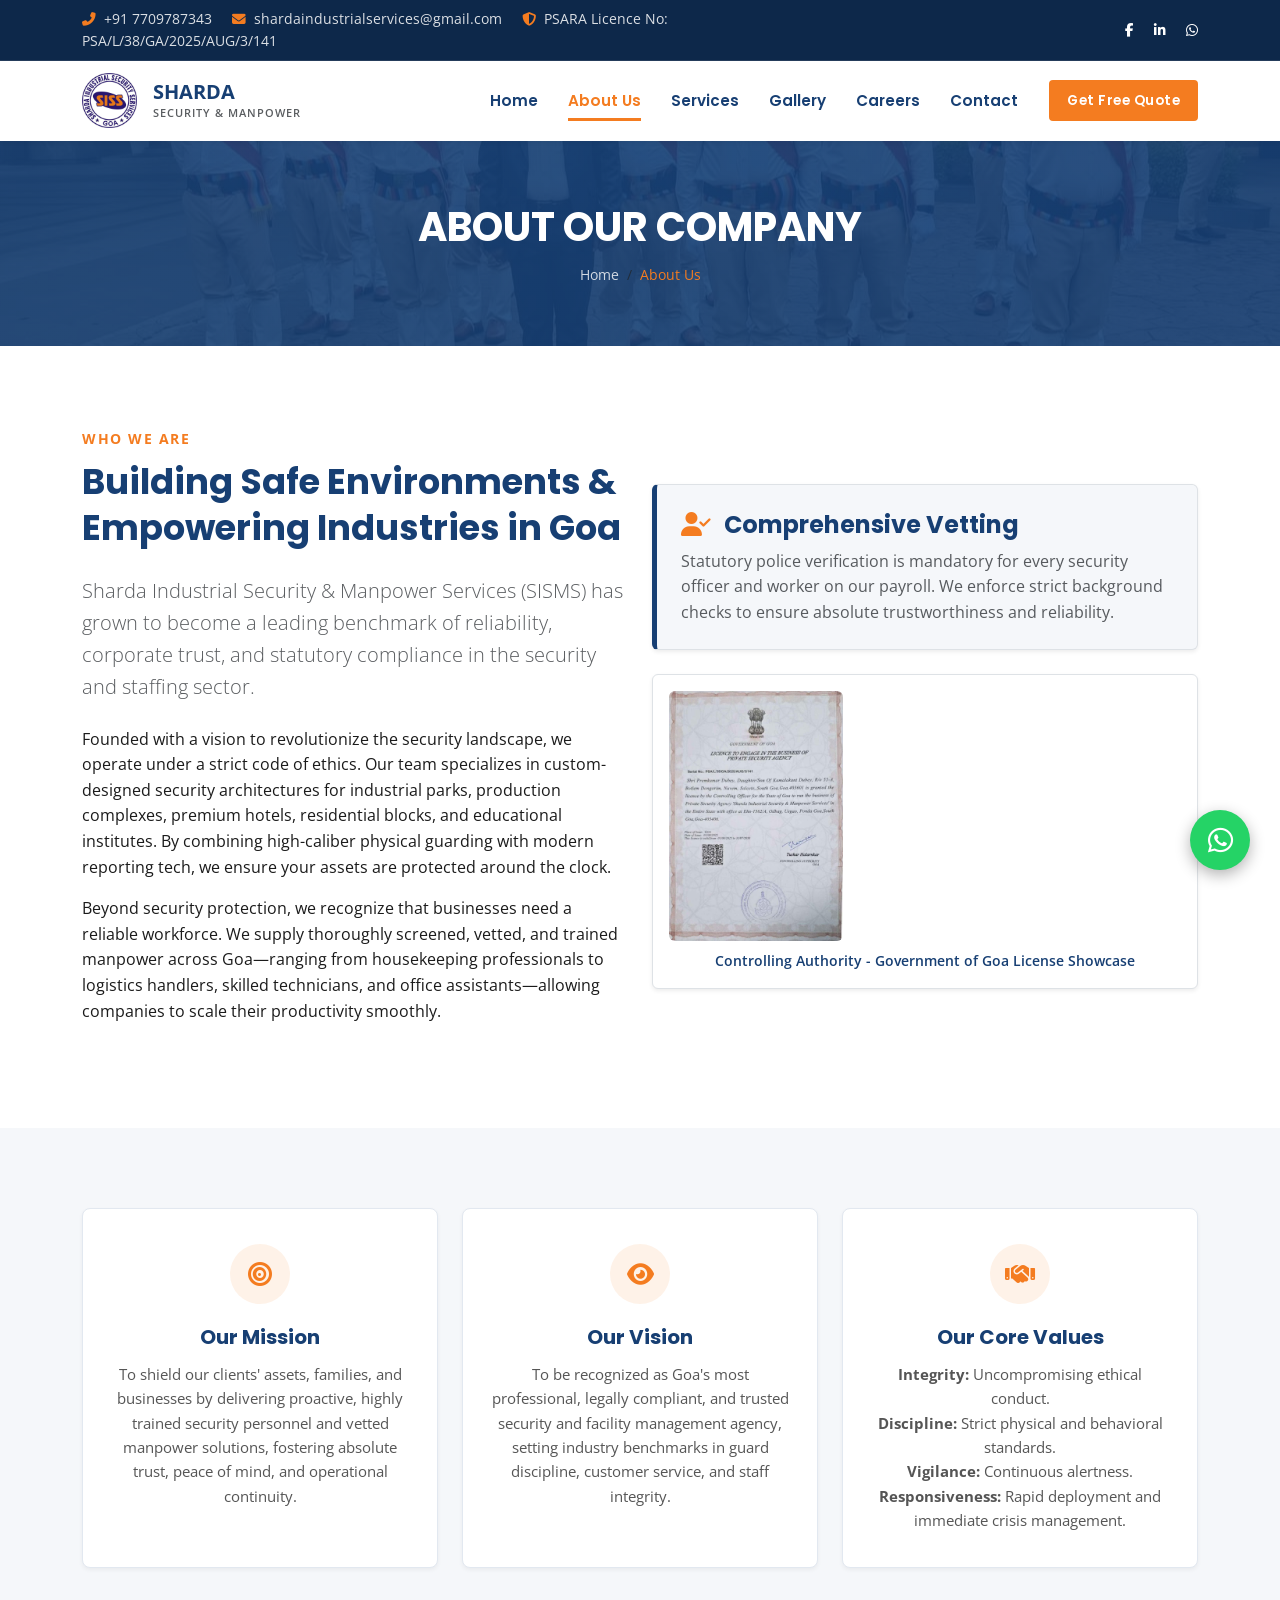
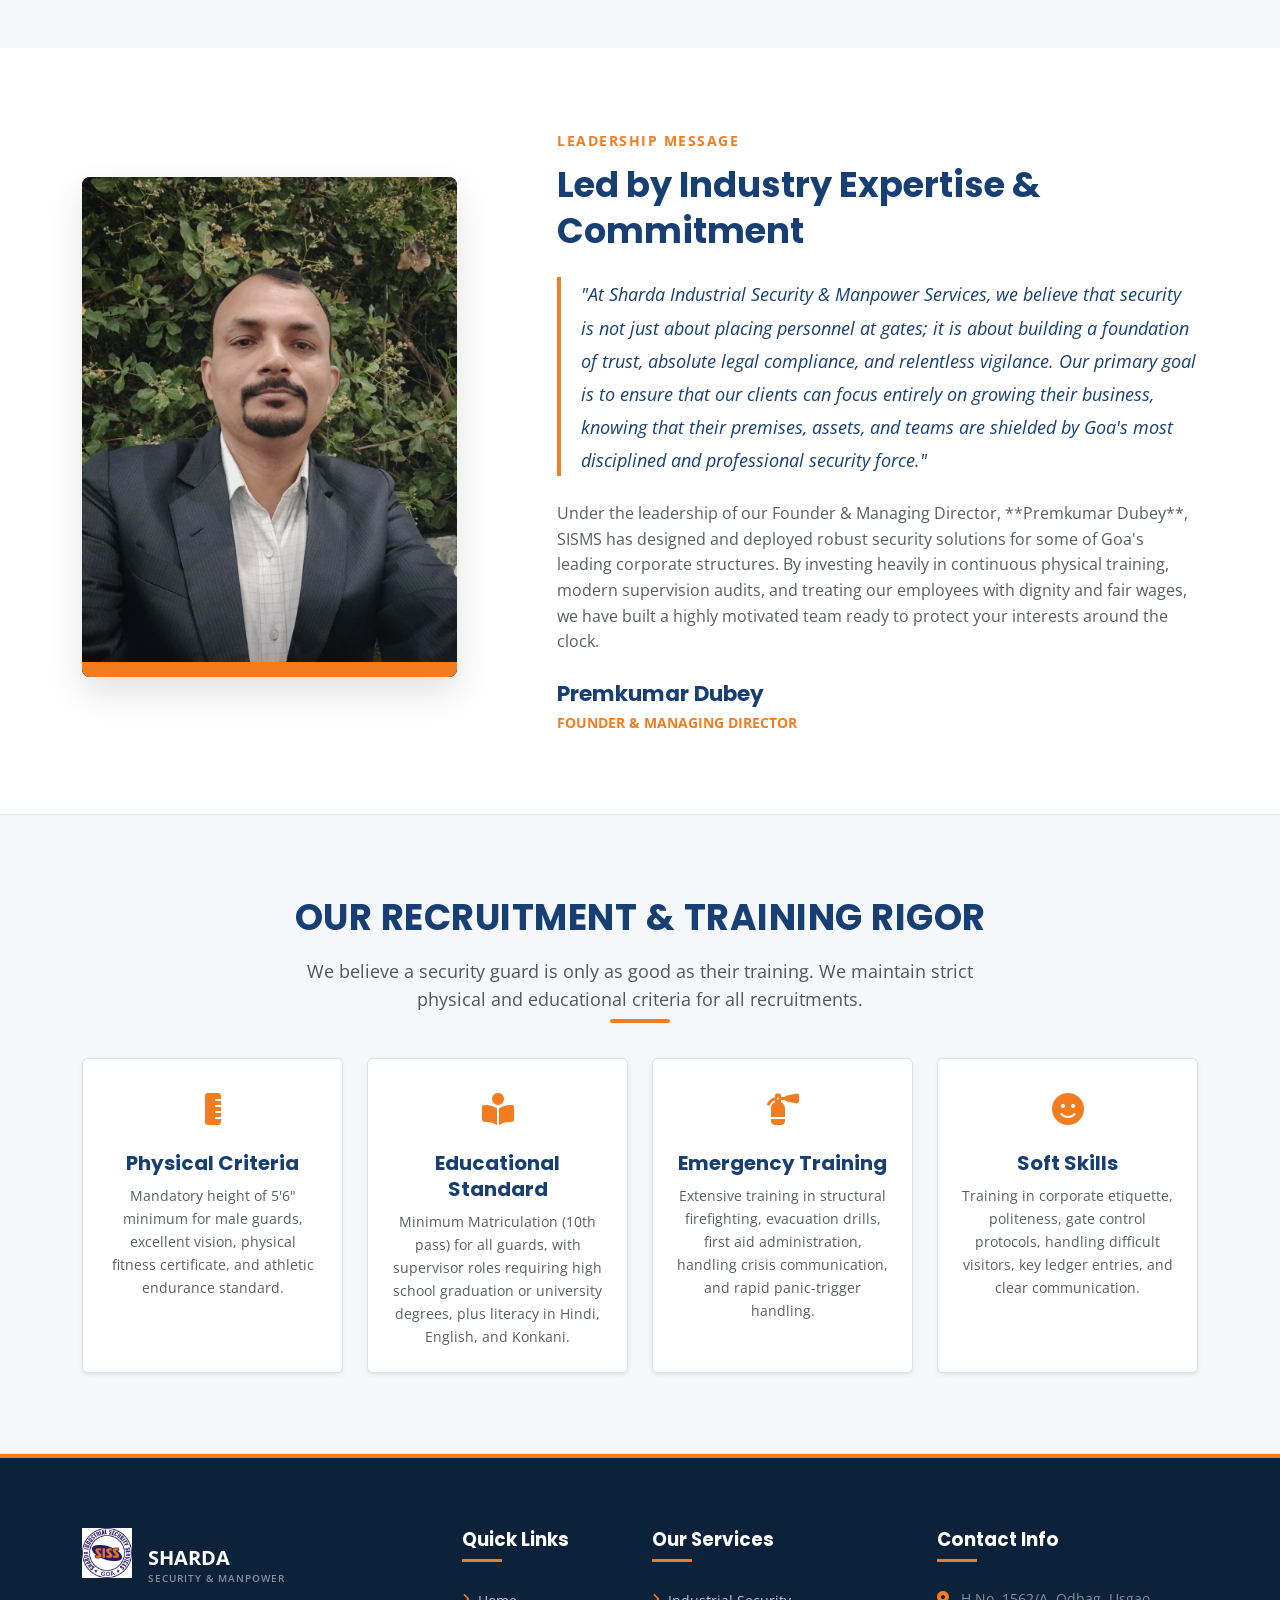
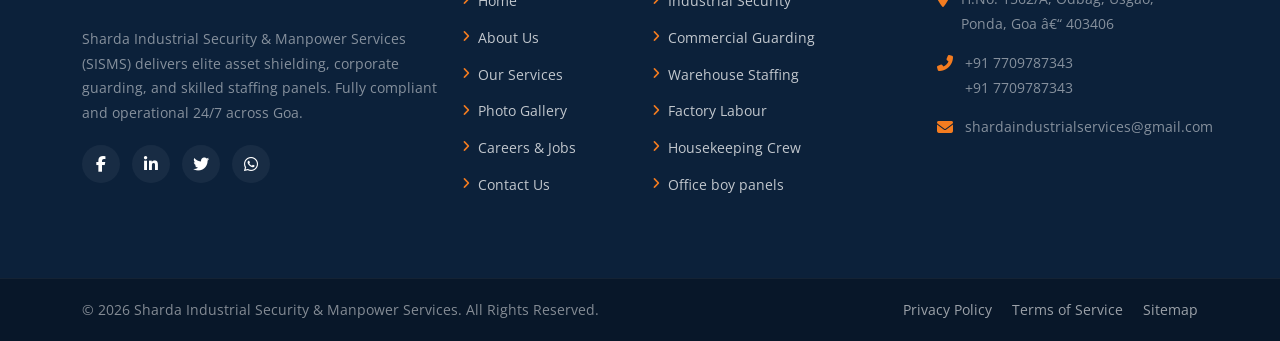
<file: about.html>
﻿<!DOCTYPE html>
<html lang="en">
<head>
    <meta charset="UTF-8">
    <meta name="viewport" content="width=device-width, initial-scale=1.0">
    
    <!-- SEO Meta Tags -->
    <title>Sharda Industrial Security & Manpower Services | Security Guards & Manpower Services in Goa</title>
    <meta name="description" content="Sharda Industrial Security & Manpower Services provides professional security guards, facility management and manpower services across Goa for residential, commercial and industrial clients.">
    <meta name="keywords" content="about SISMS, security agency history Goa, Premkumar Dubey, security management Goa, PSARA license Goa, guard training Goa">
    <meta name="author" content="SISMS">
    <link rel="canonical" href="https://sharda-security.github.io/sisms/about.html">

    <!-- Open Graph -->
    <meta property="og:type" content="website">
    <meta property="og:url" content="https://sharda-security.github.io/sisms/about.html">
    <meta property="og:title" content="About Us | Premkumar Dubey - Managing Director | SISMS Goa">
    <meta property="og:description" content="Discover the foundational story, core values, and training standards of SISMS Goa. Under Managing Director Premkumar Dubey, we shield corporate and industrial assets.">
    <meta property="og:image" content="assets/images/founder-premkumar.jpeg">

    <!-- Fonts -->
    <link rel="preconnect" href="https://fonts.googleapis.com">
    <link rel="preconnect" href="https://fonts.gstatic.com" crossorigin>
    <link href="https://fonts.googleapis.com/css2?family=Open+Sans:ital,wght@0,300..800;1,300..800&family=Poppins:ital,wght@0,300;0,400;0,500;0,600;0,700;0,800;0,900;1,300;1,400;1,500;1,600;1,700;1,800;1,900&display=swap" rel="stylesheet">

    <!-- Stylesheets -->
    <link href="https://cdn.jsdelivr.net/npm/bootstrap@5.3.2/dist/css/bootstrap.min.css" rel="stylesheet">
    <link href="https://cdnjs.cloudflare.com/ajax/libs/font-awesome/6.4.2/css/all.min.css" rel="stylesheet">
    <link href="assets/css/style.css" rel="stylesheet">
    <link href="assets/css/responsive.css" rel="stylesheet">

    <!-- Favicon -->
    <link rel="icon" type="image/x-icon" href="assets/images/logo.jpeg">
</head>
<body>

    <!-- TOP INFO BAR -->
    <div class="top-bar d-none d-md-block">
        <div class="container">
            <div class="row align-items-center">
                <div class="col-md-8">
                    <span class="me-3"><i class="fas fa-phone-alt text-orange me-2"></i><a href="tel:+917709787343">+91 7709787343</a></span>
                    <span class="me-3"><i class="fas fa-envelope text-orange me-2"></i><a href="mailto:shardaindustrialservices@gmail.com">shardaindustrialservices@gmail.com</a></span>
                    <span><i class="fas fa-shield-alt text-orange me-2"></i>PSARA Licence No: PSA/L/38/GA/2025/AUG/3/141</span>
                </div>
                <div class="col-md-4 text-end">
                    <a href="#" class="text-white me-3" aria-label="Facebook"><i class="fab fa-facebook-f"></i></a>
                    <a href="#" class="text-white me-3" aria-label="LinkedIn"><i class="fab fa-linkedin-in"></i></a>
                    <a href="#" class="text-white" aria-label="WhatsApp"><i class="fab fa-whatsapp"></i></a>
                </div>
            </div>
        </div>
    </div>

    <!-- NAVIGATION -->
    <nav class="navbar navbar-expand-lg sticky-top">
        <div class="container">
            <a class="navbar-brand d-flex align-items-center" href="index.html">
                <img src="assets/images/logo.jpeg" alt="SISMS Logo" class="d-inline-block align-text-top">
                <div class="ms-3 d-none d-sm-block">
                    <span class="d-block h5 fw-bold mb-0 text-blue font-headings">SHARDA</span>
                    <small class="d-block text-muted fw-semibold" style="font-size: 0.7rem; letter-spacing: 1px;">SECURITY & MANPOWER</small>
                </div>
            </a>
            <button class="navbar-toggler" type="button" data-bs-toggle="collapse" data-bs-target="#sismsNavbar" aria-controls="sismsNavbar" aria-expanded="false" aria-label="Toggle navigation">
                <span class="navbar-toggler-icon"></span>
            </button>
            <div class="collapse navbar-collapse" id="sismsNavbar">
                <ul class="navbar-nav ms-auto mb-2 mb-lg-0 align-items-lg-center">
                    <li class="nav-item">
                        <a class="nav-link" href="index.html">Home</a>
                    </li>
                    <li class="nav-item">
                        <a class="nav-link active" href="about.html">About Us</a>
                    </li>
                    <li class="nav-item">
                        <a class="nav-link" href="services.html">Services</a>
                    </li>
                    <li class="nav-item">
                        <a class="nav-link" href="gallery.html">Gallery</a>
                    </li>
                    <li class="nav-item">
                        <a class="nav-link" href="careers.html">Careers</a>
                    </li>
                    <li class="nav-item">
                        <a class="nav-link me-lg-3" href="contact.html">Contact</a>
                    </li>
                    <li class="nav-item mt-3 mt-lg-0">
                        <a href="contact.html#quote" class="btn-sisms btn-sisms-primary py-2 px-3" style="font-size: 0.85rem;">Get Free Quote</a>
                    </li>
                </ul>
            </div>
        </div>
    </nav>

    <!-- PAGE TITLE HEADER BANNER -->
    <section class="about-banner text-center">
        <div class="container">
            <h1>About Our Company</h1>
            <nav aria-label="breadcrumb" class="d-flex justify-content-center">
                <ol class="breadcrumb mb-0">
                    <li class="breadcrumb-item"><a href="index.html">Home</a></li>
                    <li class="breadcrumb-item active" aria-current="page">About Us</li>
                </ol>
            </nav>
        </div>
    </section>

    <!-- CORPORATE OVERVIEW -->
    <section class="section-padding">
        <div class="container">
            <div class="row align-items-center">
                <div class="col-lg-6 mb-5 mb-lg-0">
                    <span class="text-orange fw-bold text-uppercase" style="letter-spacing: 1.5px; font-size: 0.9rem;">Who We Are</span>
                    <h2 class="text-blue fw-bold mt-2 mb-4" style="font-size: 2.2rem; font-family: var(--font-headings);">Building Safe Environments & Empowering Industries in Goa</h2>
                    <p class="lead text-muted mb-4">Sharda Industrial Security & Manpower Services (SISMS) has grown to become a leading benchmark of reliability, corporate trust, and statutory compliance in the security and staffing sector.</p>
                    <p class="mb-3">Founded with a vision to revolutionize the security landscape, we operate under a strict code of ethics. Our team specializes in custom-designed security architectures for industrial parks, production complexes, premium hotels, residential blocks, and educational institutes. By combining high-caliber physical guarding with modern reporting tech, we ensure your assets are protected around the clock.</p>
                    <p class="mb-4">Beyond security protection, we recognize that businesses need a reliable workforce. We supply thoroughly screened, vetted, and trained manpower across Goa—ranging from housekeeping professionals to logistics handlers, skilled technicians, and office assistants—allowing companies to scale their productivity smoothly.</p>
                </div>
                <div class="col-lg-6">
                    <div class="row g-4">
                        <div class="col-12">
                            <div class="p-4 border rounded shadow-sm bg-light-gray" style="border-left: 5px solid var(--primary-blue) !important;">
                                <h4 class="fw-bold text-blue mb-2"><i class="fas fa-user-check me-2 text-orange"></i> Comprehensive Vetting</h4>
                                <p class="mb-0 text-muted">Statutory police verification is mandatory for every security officer and worker on our payroll. We enforce strict background checks to ensure absolute trustworthiness and reliability.</p>
                            </div>
                        </div>
                        <div class="col-12">
                            <div class="p-3 border rounded shadow-sm bg-white text-center">
                                <img src="assets/images/government-license.jpeg" alt="Goa Government PSARA License Certificate" class="img-fluid rounded" style="max-height: 250px; object-fit: contain;">
                                <p class="mt-2 mb-0 fw-semibold text-blue" style="font-size: 0.9rem;">Controlling Authority - Government of Goa License Showcase</p>
                            </div>
                        </div>
                    </div>
                </div>
                </div>
            </div>
        </div>
    </section>

    <!-- MISSION, VISION & CORE VALUES -->
    <section class="section-padding bg-light-gray">
        <div class="container">
            <div class="row g-4">
                <!-- Mission -->
                <div class="col-lg-4">
                    <div class="value-card">
                        <div class="value-card-icon"><i class="fas fa-bullseye"></i></div>
                        <h4>Our Mission</h4>
                        <p>To shield our clients' assets, families, and businesses by delivering proactive, highly trained security personnel and vetted manpower solutions, fostering absolute trust, peace of mind, and operational continuity.</p>
                    </div>
                </div>
                <!-- Vision -->
                <div class="col-lg-4">
                    <div class="value-card">
                        <div class="value-card-icon"><i class="fas fa-eye"></i></div>
                        <h4>Our Vision</h4>
                        <p>To be recognized as Goa's most professional, legally compliant, and trusted security and facility management agency, setting industry benchmarks in guard discipline, customer service, and staff integrity.</p>
                    </div>
                </div>
                <!-- Core Values -->
                <div class="col-lg-4">
                    <div class="value-card">
                        <div class="value-card-icon"><i class="fas fa-handshake"></i></div>
                        <h4>Our Core Values</h4>
                        <p><strong>Integrity:</strong> Uncompromising ethical conduct. <br><strong>Discipline:</strong> Strict physical and behavioral standards. <br><strong>Vigilance:</strong> Continuous alertness. <br><strong>Responsiveness:</strong> Rapid deployment and immediate crisis management.</p>
                    </div>
                </div>
            </div>
        </div>
    </section>

    <!-- FOUNDER SECTION -->
    <section class="section-padding">
        <div class="container">
            <div class="row align-items-center">
                <div class="col-lg-5 mb-5 mb-lg-0 text-center text-lg-start">
                    <div class="founder-img-wrapper">
                        <img src="assets/images/founder-premkumar.jpeg" alt="Premkumar Dubey - Founder & Managing Director" loading="lazy">
                    </div>
                </div>
                
                <div class="col-lg-7">
                    <span class="text-orange fw-bold text-uppercase" style="letter-spacing: 1.5px; font-size: 0.9rem;">Leadership Message</span>
                    <h2 class="text-blue fw-bold mt-2 mb-4" style="font-size: 2.2rem; font-family: var(--font-headings);">Led by Industry Expertise & Commitment</h2>
                    
                    <div class="founder-message">
                        "At Sharda Industrial Security & Manpower Services, we believe that security is not just about placing personnel at gates; it is about building a foundation of trust, absolute legal compliance, and relentless vigilance. Our primary goal is to ensure that our clients can focus entirely on growing their business, knowing that their premises, assets, and teams are shielded by Goa's most disciplined and professional security force."
                    </div>
                    
                    <p class="text-muted mb-4">Under the leadership of our Founder & Managing Director, **Premkumar Dubey**, SISMS has designed and deployed robust security solutions for some of Goa's leading corporate structures. By investing heavily in continuous physical training, modern supervision audits, and treating our employees with dignity and fair wages, we have built a highly motivated team ready to protect your interests around the clock.</p>
                    
                    <div class="founder-signature">
                        <h5>Premkumar Dubey</h5>
                        <p>Founder & Managing Director</p>
                    </div>
                </div>
            </div>
        </div>
    </section>

    <!-- RECRUITMENT & TRAINING STANDARDS -->
    <section class="section-padding bg-light-gray" style="border-top: 1px solid var(--border-color); border-bottom: 1px solid var(--border-color);">
        <div class="container">
            <div class="section-title">
                <h2>Our Recruitment & Training Rigor</h2>
                <p>We believe a security guard is only as good as their training. We maintain strict physical and educational criteria for all recruitments.</p>
            </div>
            
            <div class="row g-4">
                <!-- Box 1 -->
                <div class="col-md-6 col-lg-3">
                    <div class="p-4 bg-white rounded shadow-sm text-center h-100 border">
                        <div class="mb-3 text-orange fs-2"><i class="fas fa-ruler-vertical"></i></div>
                        <h5 class="fw-bold text-blue">Physical Criteria</h5>
                        <p class="text-muted mb-0" style="font-size: 0.9rem;">Mandatory height of 5'6" minimum for male guards, excellent vision, physical fitness certificate, and athletic endurance standard.</p>
                    </div>
                </div>
                <!-- Box 2 -->
                <div class="col-md-6 col-lg-3">
                    <div class="p-4 bg-white rounded shadow-sm text-center h-100 border">
                        <div class="mb-3 text-orange fs-2"><i class="fas fa-book-reader"></i></div>
                        <h5 class="fw-bold text-blue">Educational Standard</h5>
                        <p class="text-muted mb-0" style="font-size: 0.9rem;">Minimum Matriculation (10th pass) for all guards, with supervisor roles requiring high school graduation or university degrees, plus literacy in Hindi, English, and Konkani.</p>
                    </div>
                </div>
                <!-- Box 3 -->
                <div class="col-md-6 col-lg-3">
                    <div class="p-4 bg-white rounded shadow-sm text-center h-100 border">
                        <div class="mb-3 text-orange fs-2"><i class="fas fa-fire-extinguisher"></i></div>
                        <h5 class="fw-bold text-blue">Emergency Training</h5>
                        <p class="text-muted mb-0" style="font-size: 0.9rem;">Extensive training in structural firefighting, evacuation drills, first aid administration, handling crisis communication, and rapid panic-trigger handling.</p>
                    </div>
                </div>
                <!-- Box 4 -->
                <div class="col-md-6 col-lg-3">
                    <div class="p-4 bg-white rounded shadow-sm text-center h-100 border">
                        <div class="mb-3 text-orange fs-2"><i class="fas fa-smile"></i></div>
                        <h5 class="fw-bold text-blue">Soft Skills</h5>
                        <p class="text-muted mb-0" style="font-size: 0.9rem;">Training in corporate etiquette, politeness, gate control protocols, handling difficult visitors, key ledger entries, and clear communication.</p>
                    </div>
                </div>
            </div>
        </div>
    </section>

    <!-- FOOTER -->
    <footer>
        <div class="container">
            <div class="row">
                <!-- Col 1: About Logo -->
                <div class="col-lg-4 col-md-6 footer-widget">
                    <a class="d-flex align-items-center mb-4" href="index.html" style="text-decoration: none;">
                        <img src="assets/images/logo.jpeg" alt="SISMS Logo" class="footer-logo">
                        <div class="ms-3">
                            <span class="d-block h5 fw-bold mb-0 text-white font-headings">SHARDA</span>
                            <small class="d-block text-white-50 fw-semibold" style="font-size: 0.65rem; letter-spacing: 1px;">SECURITY & MANPOWER</small>
                        </div>
                    </a>
                    <p class="text-white-50">Sharda Industrial Security & Manpower Services (SISMS) delivers elite asset shielding, corporate guarding, and skilled staffing panels. Fully compliant and operational 24/7 across Goa.</p>
                    <div class="footer-socials">
                        <a href="#" class="social-icon" aria-label="Facebook"><i class="fab fa-facebook-f"></i></a>
                        <a href="#" class="social-icon" aria-label="LinkedIn"><i class="fab fa-linkedin-in"></i></a>
                        <a href="#" class="social-icon" aria-label="Twitter"><i class="fab fa-twitter"></i></a>
                        <a href="#" class="social-icon" aria-label="WhatsApp"><i class="fab fa-whatsapp"></i></a>
                    </div>
                </div>
                
                <!-- Col 2: Quick Links -->
                <div class="col-lg-2 col-md-6 footer-widget">
                    <h3>Quick Links</h3>
                    <ul class="footer-links">
                        <li><a href="index.html">Home</a></li>
                        <li><a href="about.html">About Us</a></li>
                        <li><a href="services.html">Our Services</a></li>
                        <li><a href="gallery.html">Photo Gallery</a></li>
                        <li><a href="careers.html">Careers & Jobs</a></li>
                        <li><a href="contact.html">Contact Us</a></li>
                    </ul>
                </div>
                
                <!-- Col 3: Key Services -->
                <div class="col-lg-3 col-md-6 footer-widget">
                    <h3>Our Services</h3>
                    <ul class="footer-links">
                        <li><a href="services.html#security">Industrial Security</a></li>
                        <li><a href="services.html#security">Commercial Guarding</a></li>
                        <li><a href="services.html#manpower">Warehouse Staffing</a></li>
                        <li><a href="services.html#manpower">Factory Labour</a></li>
                        <li><a href="services.html#facility">Housekeeping Crew</a></li>
                        <li><a href="services.html#facility">Office boy panels</a></li>
                    </ul>
                </div>
                
                <!-- Col 4: Contact Info -->
                <div class="col-lg-3 col-md-6 footer-widget">
                    <h3>Contact Info</h3>
                    <div class="footer-contact-item">
                        <i class="fas fa-map-marker-alt"></i>
                        <p class="text-white-50">H.No. 1562/A, Odbag, Usgao, Ponda, Goa â€“ 403406</p>
                    </div>
                    <div class="footer-contact-item">
                        <i class="fas fa-phone-alt"></i>
                        <p class="text-white-50"><a href="tel:+917709787343" class="text-white-50">+91 7709787343</a><br><a href="tel:+917709787343" class="text-white-50">+91 7709787343</a></p>
                    </div>
                    <div class="footer-contact-item">
                        <i class="fas fa-envelope"></i>
                        <p class="text-white-50"><a href="mailto:shardaindustrialservices@gmail.com" class="text-white-50">shardaindustrialservices@gmail.com</a></p>
                    </div>
                </div>
            </div>
        </div>
        
        <!-- FOOTER BOTTOM -->
        <div class="footer-bottom">
            <div class="container">
                <div class="row align-items-center">
                    <div class="col-md-6 text-center text-md-start">
                        <p class="text-white-50">&copy; 2026 Sharda Industrial Security & Manpower Services. All Rights Reserved.</p>
                    </div>
                    <div class="col-md-6 text-center text-md-end">
                        <div class="footer-bottom-links">
                            <a href="#">Privacy Policy</a>
                            <a href="#">Terms of Service</a>
                            <a href="contact.html">Sitemap</a>
                        </div>
                    </div>
                </div>
            </div>
        </div>
    </footer>

    <!-- FLOATING COMMUNICATION WIDGETS -->
    <a href="tel:+917709787343" class="floating-action-btn floating-call d-flex d-lg-none" aria-label="Call SISMS Hotline" title="Call Us Now">
        <i class="fas fa-phone-alt"></i>
    </a>
    <a href="https://wa.me/917709787343?text=Hello%20SISMS,%20I%20am%20interested%20in%20your%20services." target="_blank" rel="noopener" class="floating-action-btn floating-whatsapp" aria-label="Chat with SISMS on WhatsApp" title="WhatsApp Chat">
        <i class="fab fa-whatsapp"></i>
    </a>

    <!-- Scripts -->
    <script src="https://cdn.jsdelivr.net/npm/bootstrap@5.3.2/dist/js/bootstrap.bundle.min.js"></script>
    <script src="assets/js/script.js"></script>
</body>
</html>
</file>
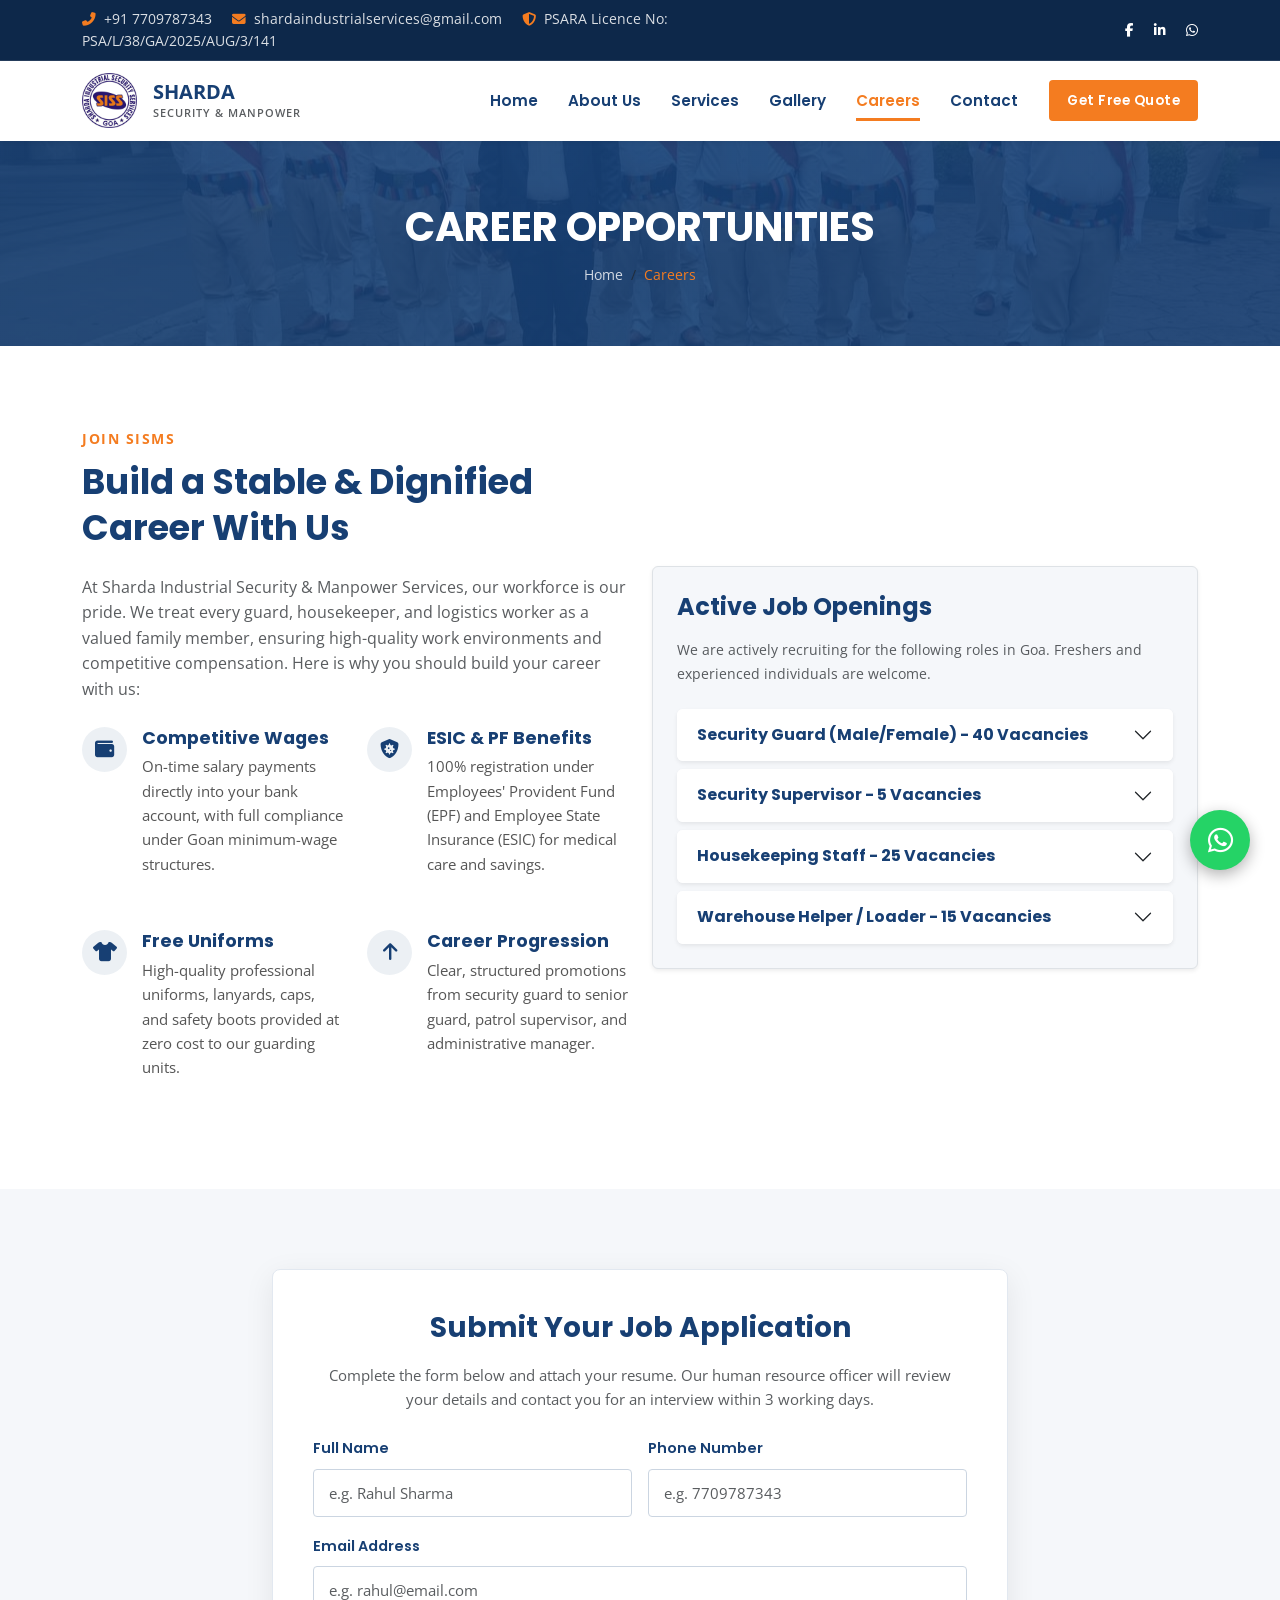
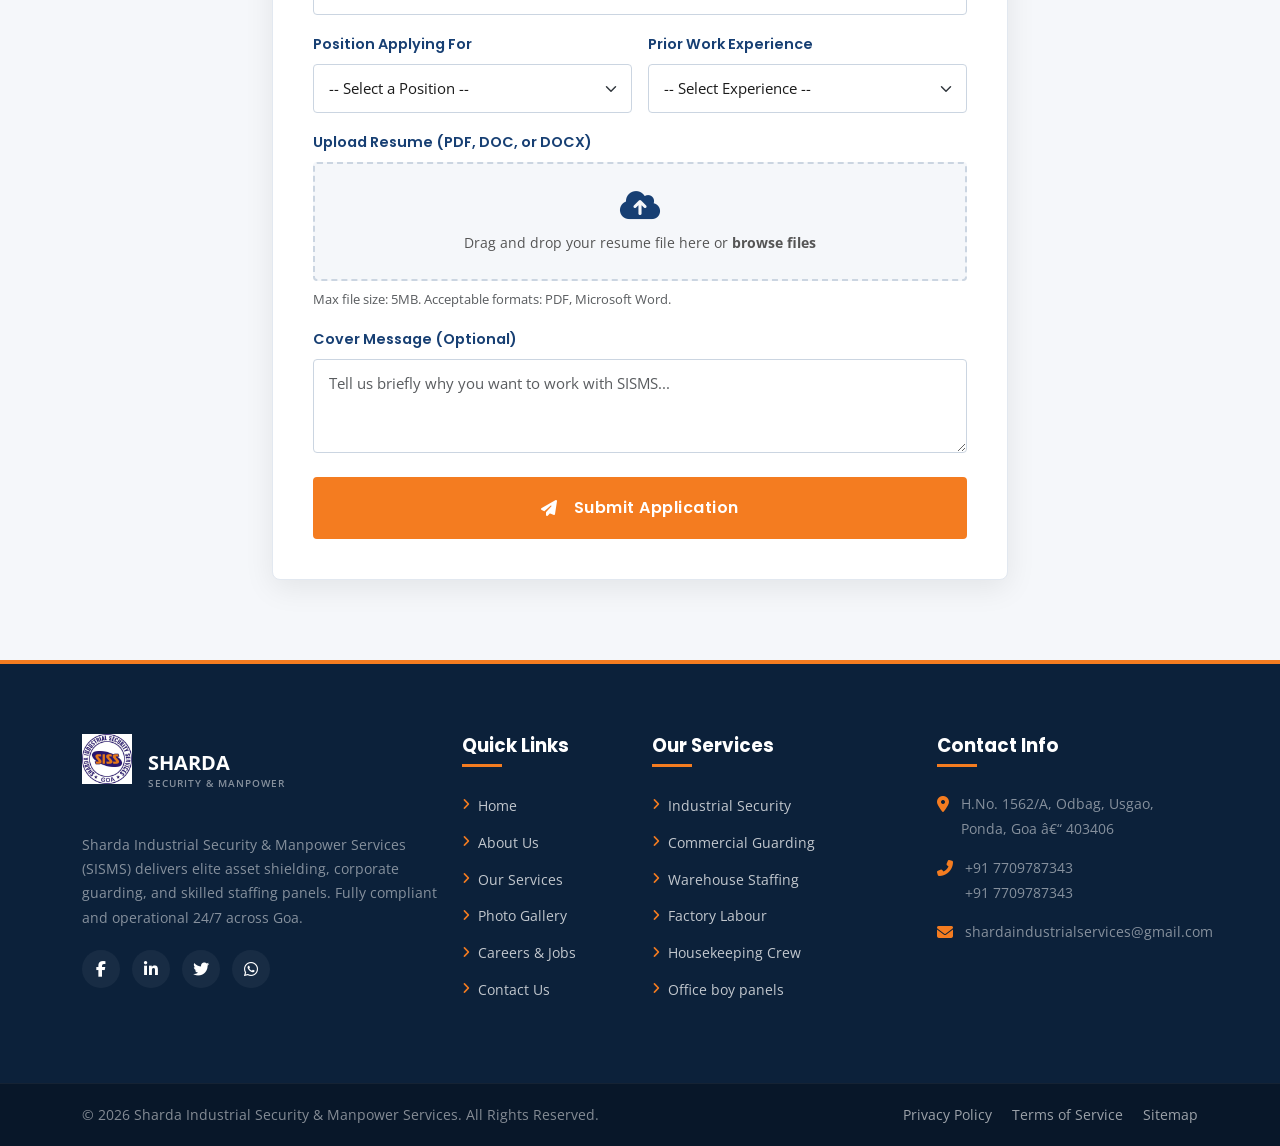
<file: careers.html>
﻿<!DOCTYPE html>
<html lang="en">
<head>
    <meta charset="UTF-8">
    <meta name="viewport" content="width=device-width, initial-scale=1.0">
    
    <!-- SEO Meta Tags -->
    <title>Sharda Industrial Security & Manpower Services | Security Guards & Manpower Services in Goa</title>
    <meta name="description" content="Sharda Industrial Security & Manpower Services provides professional security guards, facility management and manpower services across Goa for residential, commercial and industrial clients.">
    <meta name="keywords" content="security guard jobs Goa, security supervisor recruitment, housekeeping jobs Goa, warehouse staff openings, drivers hiring, join SISMS">
    <meta name="author" content="SISMS">
    <link rel="canonical" href="https://sharda-security.github.io/sisms/careers.html">

    <!-- Open Graph -->
    <meta property="og:type" content="website">
    <meta property="og:url" content="https://sharda-security.github.io/sisms/careers.html">
    <meta property="og:title" content="Careers & Jobs | Join Our Professional Team in Goa | SISMS">
    <meta property="og:description" content="Looking for a stable career in Goa? Join SISMS. We are hiring security guards, housekeeping crews, and warehouse staff. Great benefits, PF/ESIC compliance.">
    <meta property="og:image" content="assets/images/hero-security.jpeg">

    <!-- Fonts -->
    <link rel="preconnect" href="https://fonts.googleapis.com">
    <link rel="preconnect" href="https://fonts.gstatic.com" crossorigin>
    <link href="https://fonts.googleapis.com/css2?family=Open+Sans:ital,wght@0,300..800;1,300..800&family=Poppins:ital,wght@0,300;0,400;0,500;0,600;0,700;0,800;0,900;1,300;1,400;1,500;1,600;1,700;1,800;1,900&display=swap" rel="stylesheet">

    <!-- Stylesheets -->
    <link href="https://cdn.jsdelivr.net/npm/bootstrap@5.3.2/dist/css/bootstrap.min.css" rel="stylesheet">
    <link href="https://cdnjs.cloudflare.com/ajax/libs/font-awesome/6.4.2/css/all.min.css" rel="stylesheet">
    <link href="assets/css/style.css" rel="stylesheet">
    <link href="assets/css/responsive.css" rel="stylesheet">

    <!-- Favicon -->
    <link rel="icon" type="image/x-icon" href="assets/images/logo.jpeg">
</head>
<body>

    <!-- TOP INFO BAR -->
    <div class="top-bar d-none d-md-block">
        <div class="container">
            <div class="row align-items-center">
                <div class="col-md-8">
                    <span class="me-3"><i class="fas fa-phone-alt text-orange me-2"></i><a href="tel:+917709787343">+91 7709787343</a></span>
                    <span class="me-3"><i class="fas fa-envelope text-orange me-2"></i><a href="mailto:shardaindustrialservices@gmail.com">shardaindustrialservices@gmail.com</a></span>
                    <span><i class="fas fa-shield-alt text-orange me-2"></i>PSARA Licence No: PSA/L/38/GA/2025/AUG/3/141</span>
                </div>
                <div class="col-md-4 text-end">
                    <a href="#" class="text-white me-3" aria-label="Facebook"><i class="fab fa-facebook-f"></i></a>
                    <a href="#" class="text-white me-3" aria-label="LinkedIn"><i class="fab fa-linkedin-in"></i></a>
                    <a href="#" class="text-white" aria-label="WhatsApp"><i class="fab fa-whatsapp"></i></a>
                </div>
            </div>
        </div>
    </div>

    <!-- NAVIGATION -->
    <nav class="navbar navbar-expand-lg sticky-top">
        <div class="container">
            <a class="navbar-brand d-flex align-items-center" href="index.html">
                <img src="assets/images/logo.jpeg" alt="SISMS Logo" class="d-inline-block align-text-top">
                <div class="ms-3 d-none d-sm-block">
                    <span class="d-block h5 fw-bold mb-0 text-blue font-headings">SHARDA</span>
                    <small class="d-block text-muted fw-semibold" style="font-size: 0.7rem; letter-spacing: 1px;">SECURITY & MANPOWER</small>
                </div>
            </a>
            <button class="navbar-toggler" type="button" data-bs-toggle="collapse" data-bs-target="#sismsNavbar" aria-controls="sismsNavbar" aria-expanded="false" aria-label="Toggle navigation">
                <span class="navbar-toggler-icon"></span>
            </button>
            <div class="collapse navbar-collapse" id="sismsNavbar">
                <ul class="navbar-nav ms-auto mb-2 mb-lg-0 align-items-lg-center">
                    <li class="nav-item">
                        <a class="nav-link" href="index.html">Home</a>
                    </li>
                    <li class="nav-item">
                        <a class="nav-link" href="about.html">About Us</a>
                    </li>
                    <li class="nav-item">
                        <a class="nav-link" href="services.html">Services</a>
                    </li>
                    <li class="nav-item">
                        <a class="nav-link" href="gallery.html">Gallery</a>
                    </li>
                    <li class="nav-item">
                        <a class="nav-link active" href="careers.html">Careers</a>
                    </li>
                    <li class="nav-item">
                        <a class="nav-link me-lg-3" href="contact.html">Contact</a>
                    </li>
                    <li class="nav-item mt-3 mt-lg-0">
                        <a href="contact.html#quote" class="btn-sisms btn-sisms-primary py-2 px-3" style="font-size: 0.85rem;">Get Free Quote</a>
                    </li>
                </ul>
            </div>
        </div>
    </nav>

    <!-- PAGE TITLE HEADER BANNER -->
    <section class="about-banner text-center">
        <div class="container">
            <h1>Career Opportunities</h1>
            <nav aria-label="breadcrumb" class="d-flex justify-content-center">
                <ol class="breadcrumb mb-0">
                    <li class="breadcrumb-item"><a href="index.html">Home</a></li>
                    <li class="breadcrumb-item active" aria-current="page">Careers</li>
                </ol>
            </nav>
        </div>
    </section>

    <!-- BENEFITS SECTION -->
    <section class="section-padding">
        <div class="container">
            <div class="row align-items-center">
                <div class="col-lg-6 mb-5 mb-lg-0">
                    <span class="text-orange fw-bold text-uppercase" style="letter-spacing: 1.5px; font-size: 0.9rem;">Join SISMS</span>
                    <h2 class="text-blue fw-bold mt-2 mb-4" style="font-size: 2.2rem; font-family: var(--font-headings);">Build a Stable & Dignified Career With Us</h2>
                    <p class="text-muted mb-4">At Sharda Industrial Security & Manpower Services, our workforce is our pride. We treat every guard, housekeeper, and logistics worker as a valued family member, ensuring high-quality work environments and competitive compensation. Here is why you should build your career with us:</p>
                    
                    <div class="row g-4">
                        <!-- Ben 1 -->
                        <div class="col-sm-6">
                            <div class="career-benefit-card">
                                <div class="career-benefit-icon"><i class="fas fa-wallet"></i></div>
                                <div class="career-benefit-text">
                                    <h4>Competitive Wages</h4>
                                    <p>On-time salary payments directly into your bank account, with full compliance under Goan minimum-wage structures.</p>
                                </div>
                            </div>
                        </div>
                        <!-- Ben 2 -->
                        <div class="col-sm-6">
                            <div class="career-benefit-card">
                                <div class="career-benefit-icon"><i class="fas fa-shield-virus"></i></div>
                                <div class="career-benefit-text">
                                    <h4>ESIC & PF Benefits</h4>
                                    <p>100% registration under Employees' Provident Fund (EPF) and Employee State Insurance (ESIC) for medical care and savings.</p>
                                </div>
                            </div>
                        </div>
                        <!-- Ben 3 -->
                        <div class="col-sm-6">
                            <div class="career-benefit-card">
                                <div class="career-benefit-icon"><i class="fas fa-tshirt"></i></div>
                                <div class="career-benefit-text">
                                    <h4>Free Uniforms</h4>
                                    <p>High-quality professional uniforms, lanyards, caps, and safety boots provided at zero cost to our guarding units.</p>
                                </div>
                            </div>
                        </div>
                        <!-- Ben 4 -->
                        <div class="col-sm-6">
                            <div class="career-benefit-card">
                                <div class="career-benefit-icon"><i class="fas fa-arrow-up"></i></div>
                                <div class="career-benefit-text">
                                    <h4>Career Progression</h4>
                                    <p>Clear, structured promotions from security guard to senior guard, patrol supervisor, and administrative manager.</p>
                                </div>
                            </div>
                        </div>
                    </div>
                </div>
                
                <div class="col-lg-6">
                    <div class="p-4 border rounded shadow-sm bg-light-gray">
                        <h4 class="fw-bold text-blue mb-3 font-headings">Active Job Openings</h4>
                        <p class="text-muted mb-4" style="font-size: 0.9rem;">We are actively recruiting for the following roles in Goa. Freshers and experienced individuals are welcome.</p>
                        
                        <div class="accordion" id="jobsAccordion">
                            <!-- Job 1 -->
                            <div class="accordion-item mb-2 border-0 shadow-sm rounded overflow-hidden">
                                <h2 class="accordion-header">
                                    <button class="accordion-button collapsed fw-bold text-blue" type="button" data-bs-toggle="collapse" data-bs-target="#job1" aria-expanded="false" aria-controls="job1">
                                        Security Guard (Male/Female) - 40 Vacancies
                                    </button>
                                </h2>
                                <div id="job1" class="accordion-collapse collapse" data-bs-parent="#jobsAccordion">
                                    <div class="accordion-body bg-white text-muted" style="font-size: 0.9rem;">
                                        <p><strong>Locations:</strong> Verna, Panaji, Margao, Vasco</p>
                                        <p><strong>Requirements:</strong> Min 10th pass, height 5'6" (males) / 5'2" (females), clean background, police verification ready.</p>
                                        <p class="mb-0"><strong>Salary:</strong> ₹16,000 - ₹18,000 + PF + ESIC</p>
                                    </div>
                                </div>
                            </div>
                            <!-- Job 2 -->
                            <div class="accordion-item mb-2 border-0 shadow-sm rounded overflow-hidden">
                                <h2 class="accordion-header">
                                    <button class="accordion-button collapsed fw-bold text-blue" type="button" data-bs-toggle="collapse" data-bs-target="#job2" aria-expanded="false" aria-controls="job2">
                                        Security Supervisor - 5 Vacancies
                                    </button>
                                </h2>
                                <div id="job2" class="accordion-collapse collapse" data-bs-parent="#jobsAccordion">
                                    <div class="accordion-body bg-white text-muted" style="font-size: 0.9rem;">
                                        <p><strong>Locations:</strong> Verna Industrial Estate, Kundaim</p>
                                        <p><strong>Requirements:</strong> Min 12th pass/Graduate, 3+ years experience as a guard supervisor, computer literacy, driving license.</p>
                                        <p class="mb-0"><strong>Salary:</strong> ₹20,000 - ₹24,000 + PF + ESIC</p>
                                    </div>
                                </div>
                            </div>
                            <!-- Job 3 -->
                            <div class="accordion-item mb-2 border-0 shadow-sm rounded overflow-hidden">
                                <h2 class="accordion-header">
                                    <button class="accordion-button collapsed fw-bold text-blue" type="button" data-bs-toggle="collapse" data-bs-target="#job3" aria-expanded="false" aria-controls="job3">
                                        Housekeeping Staff - 25 Vacancies
                                    </button>
                                </h2>
                                <div id="job3" class="accordion-collapse collapse" data-bs-parent="#jobsAccordion">
                                    <div class="accordion-body bg-white text-muted" style="font-size: 0.9rem;">
                                        <p><strong>Locations:</strong> Panaji, Candolim, Calangute (Hotels/Offices)</p>
                                        <p><strong>Requirements:</strong> Punctual, polite, basic understanding of cleaning chemicals and sanitization equipment.</p>
                                        <p class="mb-0"><strong>Salary:</strong> ₹14,000 - ₹16,000 + PF + ESIC</p>
                                    </div>
                                </div>
                            </div>
                            <!-- Job 4 -->
                            <div class="accordion-item border-0 shadow-sm rounded overflow-hidden">
                                <h2 class="accordion-header">
                                    <button class="accordion-button collapsed fw-bold text-blue" type="button" data-bs-toggle="collapse" data-bs-target="#job4" aria-expanded="false" aria-controls="job4">
                                        Warehouse Helper / Loader - 15 Vacancies
                                    </button>
                                </h2>
                                <div id="job4" class="accordion-collapse collapse" data-bs-parent="#jobsAccordion">
                                    <div class="accordion-body bg-white text-muted" style="font-size: 0.9rem;">
                                        <p><strong>Locations:</strong> Verna Industrial Estate</p>
                                        <p><strong>Requirements:</strong> Strong physical fitness, capability to lift boxes up to 25kg, punctual attendance, team player.</p>
                                        <p class="mb-0"><strong>Salary:</strong> ₹15,000 - ₹17,500 + PF + ESIC</p>
                                    </div>
                                </div>
                            </div>
                        </div>
                    </div>
                </div>
            </div>
        </div>
    </section>

    <!-- JOB APPLICATION FORM SECTION -->
    <section class="section-padding bg-light-gray">
        <div class="container">
            <div class="row justify-content-center">
                <div class="col-lg-9 col-xl-8">
                    <div class="careers-form-card">
                        <h3 class="text-center fw-bold text-blue mb-3 font-headings">Submit Your Job Application</h3>
                        <p class="text-center text-muted mb-4" style="font-size: 0.95rem;">Complete the form below and attach your resume. Our human resource officer will review your details and contact you for an interview within 3 working days.</p>
                        
                        <form id="sismsCareersForm" novalidate>
                            <input type="hidden" name="access_key" value="22ad811a-a18a-4502-9524-b4c3e2f1dc29">
                            <div class="row g-3">
                                <!-- Full Name -->
                                <div class="col-md-6">
                                    <label for="careerName" class="form-label">Full Name</label>
                                    <input type="text" name="name" class="form-control" id="careerName" placeholder="e.g. Rahul Sharma" required>
                                    <div class="invalid-feedback">Please enter your full name (minimum 3 characters).</div>
                                </div>
                                <!-- Phone -->
                                <div class="col-md-6">
                                    <label for="careerPhone" class="form-label">Phone Number</label>
                                    <input type="tel" name="phone" class="form-control" id="careerPhone" placeholder="e.g. 7709787343" required>
                                    <div class="invalid-feedback">Please enter a valid 10-digit Indian phone number.</div>
                                </div>
                                <!-- Email -->
                                <div class="col-12">
                                    <label for="careerEmail" class="form-label">Email Address</label>
                                    <input type="email" name="email" class="form-control" id="careerEmail" placeholder="e.g. rahul@email.com" required>
                                    <div class="invalid-feedback">Please enter a valid email address.</div>
                                </div>
                                <!-- Position Dropdown -->
                                <div class="col-md-6">
                                    <label for="careerPosition" class="form-label">Position Applying For</label>
                                    <select class="form-select" name="position" id="careerPosition" required>
                                        <option value="" selected disabled>-- Select a Position --</option>
                                        <option value="security-guard">Security Guard</option>
                                        <option value="security-supervisor">Security Supervisor</option>
                                        <option value="housekeeper">Housekeeping Crew</option>
                                        <option value="office-boy">Office Boy / Assistant</option>
                                        <option value="driver">Professional Driver</option>
                                        <option value="warehouse-helper">Warehouse Helper</option>
                                        <option value="skilled-labour">Skilled Technical Worker</option>
                                    </select>
                                    <div class="invalid-feedback">Please select a position.</div>
                                </div>
                                <!-- Experience Dropdown -->
                                <div class="col-md-6">
                                    <label for="careerExperience" class="form-label">Prior Work Experience</label>
                                    <select class="form-select" name="experience" id="careerExperience" required>
                                        <option value="" selected disabled>-- Select Experience --</option>
                                        <option value="fresher">Fresher (No experience)</option>
                                        <option value="1-2">1 - 2 Years</option>
                                        <option value="3-5">3 - 5 Years</option>
                                        <option value="5plus">5+ Years of Experience</option>
                                    </select>
                                    <div class="invalid-feedback">Please select your experience level.</div>
                                </div>
                                <!-- Drag & Drop Resume Upload -->
                                <div class="col-12">
                                    <label class="form-label">Upload Resume (PDF, DOC, or DOCX)</label>
                                    <div class="file-upload-wrapper">
                                        <i class="fas fa-cloud-upload-alt"></i>
                                        <p class="file-upload-text">Drag and drop your resume file here or <strong>browse files</strong></p>
                                        <span class="file-upload-filename"></span>
                                        <input type="file" name="resume" id="careerResume" accept=".pdf,.doc,.docx" required>
                                    </div>
                                    <div class="text-muted mt-2" style="font-size: 0.8rem;">Max file size: 5MB. Acceptable formats: PDF, Microsoft Word.</div>
                                </div>
                                <!-- Message -->
                                <div class="col-12">
                                    <label for="careerMessage" class="form-label">Cover Message (Optional)</label>
                                    <textarea name="message" class="form-control" id="careerMessage" rows="3" placeholder="Tell us briefly why you want to work with SISMS..."></textarea>
                                </div>
                                <!-- Submit -->
                                <div class="col-12 text-center mt-4">
                                    <button type="submit" class="btn-sisms btn-sisms-primary w-100 py-3"><i class="fas fa-paper-plane me-2"></i>Submit Application</button>
                                </div>
                            </div>
                        </form>
                    </div>
                </div>
            </div>
        </div>
    </section>

    <!-- FOOTER -->
    <footer>
        <div class="container">
            <div class="row">
                <!-- Col 1: About Logo -->
                <div class="col-lg-4 col-md-6 footer-widget">
                    <a class="d-flex align-items-center mb-4" href="index.html" style="text-decoration: none;">
                        <img src="assets/images/logo.jpeg" alt="SISMS Logo" class="footer-logo">
                        <div class="ms-3">
                            <span class="d-block h5 fw-bold mb-0 text-white font-headings">SHARDA</span>
                            <small class="d-block text-white-50 fw-semibold" style="font-size: 0.65rem; letter-spacing: 1px;">SECURITY & MANPOWER</small>
                        </div>
                    </a>
                    <p class="text-white-50">Sharda Industrial Security & Manpower Services (SISMS) delivers elite asset shielding, corporate guarding, and skilled staffing panels. Fully compliant and operational 24/7 across Goa.</p>
                    <div class="footer-socials">
                        <a href="#" class="social-icon" aria-label="Facebook"><i class="fab fa-facebook-f"></i></a>
                        <a href="#" class="social-icon" aria-label="LinkedIn"><i class="fab fa-linkedin-in"></i></a>
                        <a href="#" class="social-icon" aria-label="Twitter"><i class="fab fa-twitter"></i></a>
                        <a href="#" class="social-icon" aria-label="WhatsApp"><i class="fab fa-whatsapp"></i></a>
                    </div>
                </div>
                
                <!-- Col 2: Quick Links -->
                <div class="col-lg-2 col-md-6 footer-widget">
                    <h3>Quick Links</h3>
                    <ul class="footer-links">
                        <li><a href="index.html">Home</a></li>
                        <li><a href="about.html">About Us</a></li>
                        <li><a href="services.html">Our Services</a></li>
                        <li><a href="gallery.html">Photo Gallery</a></li>
                        <li><a href="careers.html">Careers & Jobs</a></li>
                        <li><a href="contact.html">Contact Us</a></li>
                    </ul>
                </div>
                
                <!-- Col 3: Key Services -->
                <div class="col-lg-3 col-md-6 footer-widget">
                    <h3>Our Services</h3>
                    <ul class="footer-links">
                        <li><a href="services.html#security">Industrial Security</a></li>
                        <li><a href="services.html#security">Commercial Guarding</a></li>
                        <li><a href="services.html#manpower">Warehouse Staffing</a></li>
                        <li><a href="services.html#manpower">Factory Labour</a></li>
                        <li><a href="services.html#facility">Housekeeping Crew</a></li>
                        <li><a href="services.html#facility">Office boy panels</a></li>
                    </ul>
                </div>
                
                <!-- Col 4: Contact Info -->
                <div class="col-lg-3 col-md-6 footer-widget">
                    <h3>Contact Info</h3>
                    <div class="footer-contact-item">
                        <i class="fas fa-map-marker-alt"></i>
                        <p class="text-white-50">H.No. 1562/A, Odbag, Usgao, Ponda, Goa â€“ 403406</p>
                    </div>
                    <div class="footer-contact-item">
                        <i class="fas fa-phone-alt"></i>
                        <p class="text-white-50"><a href="tel:+917709787343" class="text-white-50">+91 7709787343</a><br><a href="tel:+917709787343" class="text-white-50">+91 7709787343</a></p>
                    </div>
                    <div class="footer-contact-item">
                        <i class="fas fa-envelope"></i>
                        <p class="text-white-50"><a href="mailto:shardaindustrialservices@gmail.com" class="text-white-50">shardaindustrialservices@gmail.com</a></p>
                    </div>
                </div>
            </div>
        </div>
        
        <!-- FOOTER BOTTOM -->
        <div class="footer-bottom">
            <div class="container">
                <div class="row align-items-center">
                    <div class="col-md-6 text-center text-md-start">
                        <p class="text-white-50">&copy; 2026 Sharda Industrial Security & Manpower Services. All Rights Reserved.</p>
                    </div>
                    <div class="col-md-6 text-center text-md-end">
                        <div class="footer-bottom-links">
                            <a href="#">Privacy Policy</a>
                            <a href="#">Terms of Service</a>
                            <a href="contact.html">Sitemap</a>
                        </div>
                    </div>
                </div>
            </div>
        </div>
    </footer>

    <!-- FLOATING COMMUNICATION WIDGETS -->
    <a href="tel:+917709787343" class="floating-action-btn floating-call d-flex d-lg-none" aria-label="Call SISMS Hotline" title="Call Us Now">
        <i class="fas fa-phone-alt"></i>
    </a>
    <a href="https://wa.me/917709787343?text=Hello%20SISMS,%20I%20am%20interested%20in%20your%20services." target="_blank" rel="noopener" class="floating-action-btn floating-whatsapp" aria-label="Chat with SISMS on WhatsApp" title="WhatsApp Chat">
        <i class="fab fa-whatsapp"></i>
    </a>

    <!-- Scripts -->
    <script src="https://cdn.jsdelivr.net/npm/bootstrap@5.3.2/dist/js/bootstrap.bundle.min.js"></script>
    <script src="assets/js/script.js"></script>
</body>
</html>
</file>
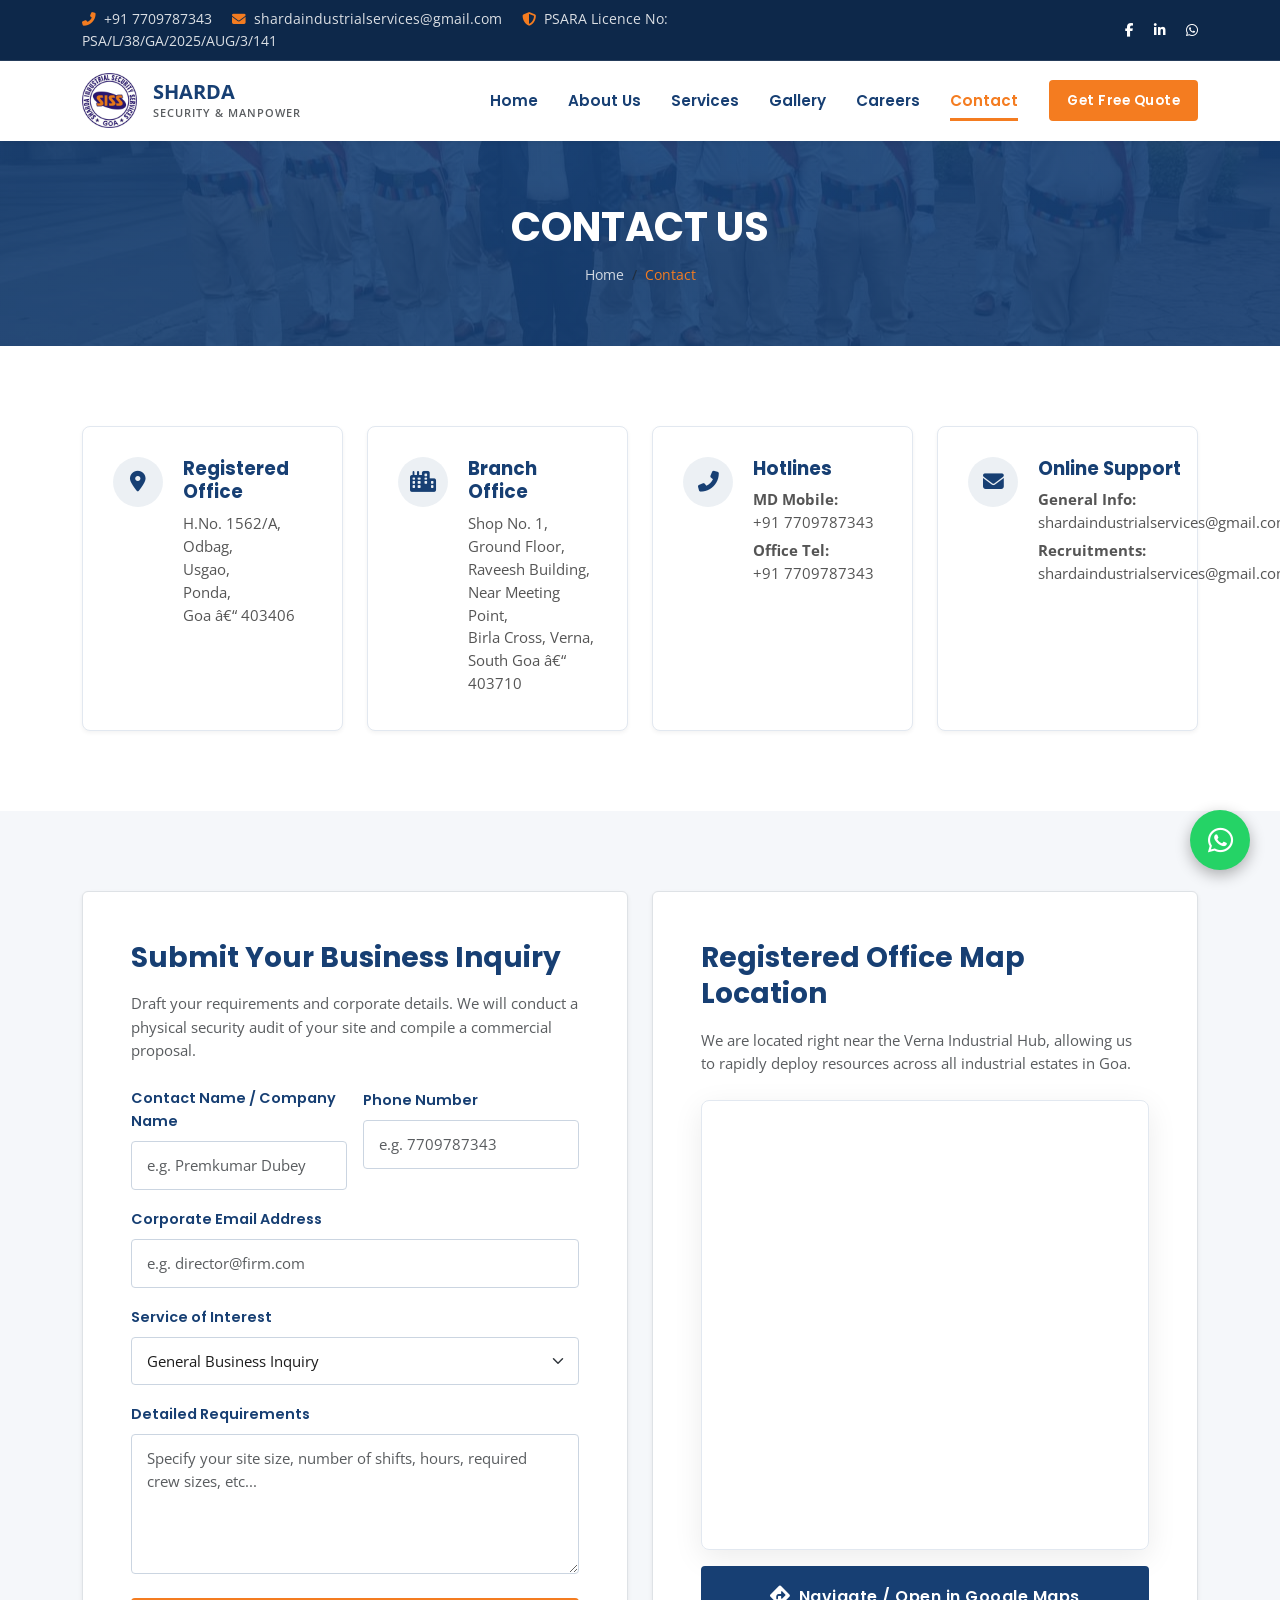
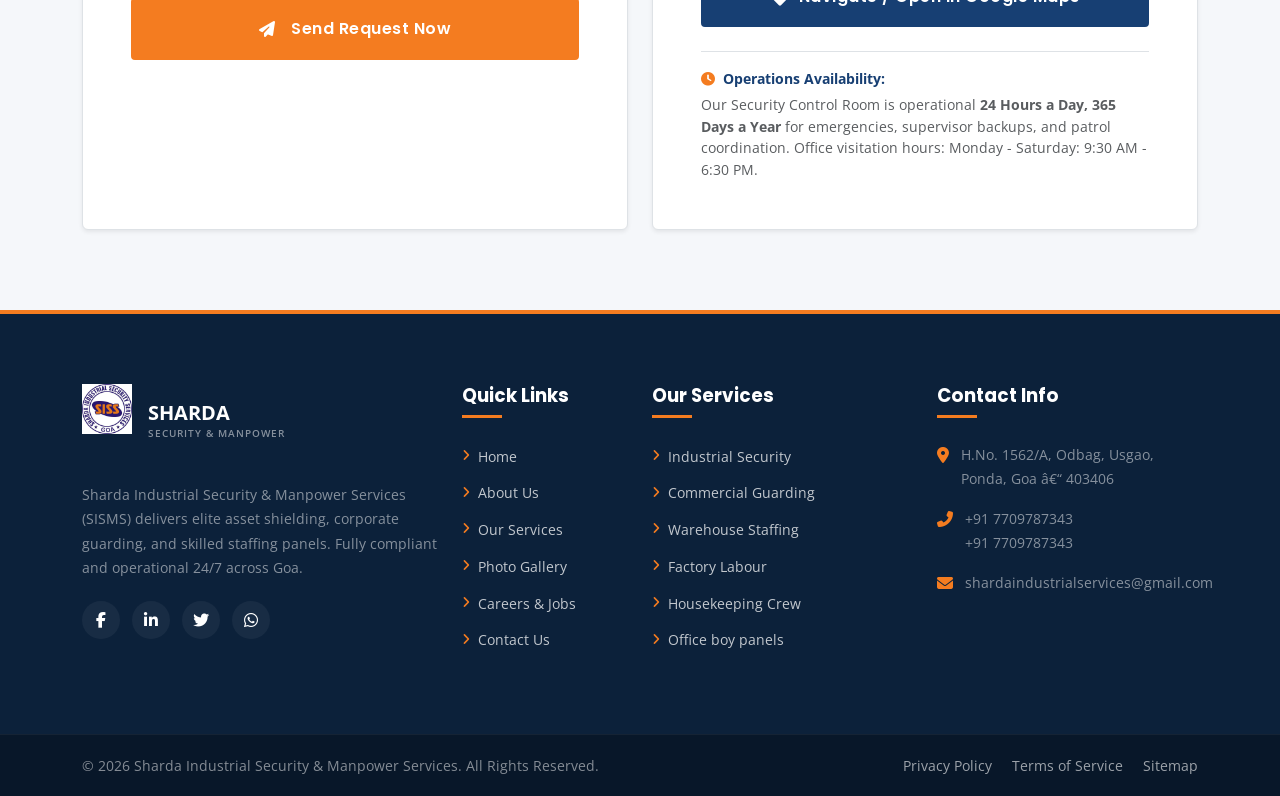
<file: contact.html>
﻿<!DOCTYPE html>
<html lang="en">
<head>
    <meta charset="UTF-8">
    <meta name="viewport" content="width=device-width, initial-scale=1.0">
    
    <!-- SEO Meta Tags -->
    <title>Sharda Industrial Security & Manpower Services | Security Guards & Manpower Services in Goa</title>
    <meta name="description" content="Sharda Industrial Security & Manpower Services provides professional security guards, facility management and manpower services across Goa for residential, commercial and industrial clients.">
    <meta name="keywords" content="contact security agency Goa, security guard office Verna, SISMS office Panaji, security agency phone number Goa">
    <meta name="author" content="SISMS">
    <link rel="canonical" href="https://sharda-security.github.io/sisms/contact.html">

    <!-- Open Graph -->
    <meta property="og:type" content="website">
    <meta property="og:url" content="https://sharda-security.github.io/sisms/contact.html">
    <meta property="og:title" content="Contact Us | Office Locations & Inquiry Form Goa | SISMS">
    <meta property="og:description" content="Get in touch with SISMS Goa. Request a security audit, hire manpower, or visit our Verna & Panaji offices. 24/7 hotline support available.">
    <meta property="og:image" content="assets/images/hero-security.jpeg">

    <!-- Fonts -->
    <link rel="preconnect" href="https://fonts.googleapis.com">
    <link rel="preconnect" href="https://fonts.gstatic.com" crossorigin>
    <link href="https://fonts.googleapis.com/css2?family=Open+Sans:ital,wght@0,300..800;1,300..800&family=Poppins:ital,wght@0,300;0,400;0,500;0,600;0,700;0,800;0,900;1,300;1,400;1,500;1,600;1,700;1,800;1,900&display=swap" rel="stylesheet">

    <!-- Stylesheets -->
    <link href="https://cdn.jsdelivr.net/npm/bootstrap@5.3.2/dist/css/bootstrap.min.css" rel="stylesheet">
    <link href="https://cdnjs.cloudflare.com/ajax/libs/font-awesome/6.4.2/css/all.min.css" rel="stylesheet">
    <link href="assets/css/style.css" rel="stylesheet">
    <link href="assets/css/responsive.css" rel="stylesheet">

    <!-- Favicon -->
    <link rel="icon" type="image/x-icon" href="assets/images/logo.jpeg">
</head>
<body>

    <!-- TOP INFO BAR -->
    <div class="top-bar d-none d-md-block">
        <div class="container">
            <div class="row align-items-center">
                <div class="col-md-8">
                    <span class="me-3"><i class="fas fa-phone-alt text-orange me-2"></i><a href="tel:+917709787343">+91 7709787343</a></span>
                    <span class="me-3"><i class="fas fa-envelope text-orange me-2"></i><a href="mailto:shardaindustrialservices@gmail.com">shardaindustrialservices@gmail.com</a></span>
                    <span><i class="fas fa-shield-alt text-orange me-2"></i>PSARA Licence No: PSA/L/38/GA/2025/AUG/3/141</span>
                </div>
                <div class="col-md-4 text-end">
                    <a href="#" class="text-white me-3" aria-label="Facebook"><i class="fab fa-facebook-f"></i></a>
                    <a href="#" class="text-white me-3" aria-label="LinkedIn"><i class="fab fa-linkedin-in"></i></a>
                    <a href="#" class="text-white" aria-label="WhatsApp"><i class="fab fa-whatsapp"></i></a>
                </div>
            </div>
        </div>
    </div>

    <!-- NAVIGATION -->
    <nav class="navbar navbar-expand-lg sticky-top">
        <div class="container">
            <a class="navbar-brand d-flex align-items-center" href="index.html">
                <img src="assets/images/logo.jpeg" alt="SISMS Logo" class="d-inline-block align-text-top">
                <div class="ms-3 d-none d-sm-block">
                    <span class="d-block h5 fw-bold mb-0 text-blue font-headings">SHARDA</span>
                    <small class="d-block text-muted fw-semibold" style="font-size: 0.7rem; letter-spacing: 1px;">SECURITY & MANPOWER</small>
                </div>
            </a>
            <button class="navbar-toggler" type="button" data-bs-toggle="collapse" data-bs-target="#sismsNavbar" aria-controls="sismsNavbar" aria-expanded="false" aria-label="Toggle navigation">
                <span class="navbar-toggler-icon"></span>
            </button>
            <div class="collapse navbar-collapse" id="sismsNavbar">
                <ul class="navbar-nav ms-auto mb-2 mb-lg-0 align-items-lg-center">
                    <li class="nav-item">
                        <a class="nav-link" href="index.html">Home</a>
                    </li>
                    <li class="nav-item">
                        <a class="nav-link" href="about.html">About Us</a>
                    </li>
                    <li class="nav-item">
                        <a class="nav-link" href="services.html">Services</a>
                    </li>
                    <li class="nav-item">
                        <a class="nav-link" href="gallery.html">Gallery</a>
                    </li>
                    <li class="nav-item">
                        <a class="nav-link" href="careers.html">Careers</a>
                    </li>
                    <li class="nav-item">
                        <a class="nav-link active me-lg-3" href="contact.html">Contact</a>
                    </li>
                    <li class="nav-item mt-3 mt-lg-0">
                        <a href="contact.html#quote" class="btn-sisms btn-sisms-primary py-2 px-3" style="font-size: 0.85rem;">Get Free Quote</a>
                    </li>
                </ul>
            </div>
        </div>
    </nav>

    <!-- PAGE TITLE HEADER BANNER -->
    <section class="about-banner text-center">
        <div class="container">
            <h1>Contact Us</h1>
            <nav aria-label="breadcrumb" class="d-flex justify-content-center">
                <ol class="breadcrumb mb-0">
                    <li class="breadcrumb-item"><a href="index.html">Home</a></li>
                    <li class="breadcrumb-item active" aria-current="page">Contact</li>
                </ol>
            </nav>
        </div>
    </section>

    <!-- CONTACT CARDS GRID -->
    <section class="section-padding">
        <div class="container">
            <div class="row g-4">
                <!-- Card 1: Registered Office -->
                <div class="col-md-6 col-lg-3">
                    <div class="contact-info-card">
                        <div class="contact-info-icon"><i class="fas fa-map-marker-alt"></i></div>
                        <div class="contact-info-text">
                            <h4>Registered Office</h4>
                            <p>H.No. 1562/A,<br>Odbag,<br>Usgao,<br>Ponda,<br>Goa â€“ 403406</p>
                        </div>
                    </div>
                </div>
                
                <!-- Card 2: Branch Office -->
                <div class="col-md-6 col-lg-3">
                    <div class="contact-info-card">
                        <div class="contact-info-icon"><i class="fas fa-city"></i></div>
                        <div class="contact-info-text">
                            <h4>Branch Office</h4>
                            <p>Shop No. 1,<br>Ground Floor,<br>Raveesh Building,<br>Near Meeting Point,<br>Birla Cross, Verna,<br>South Goa â€“ 403710</p>
                        </div>
                    </div>
                </div>
                
                <!-- Card 3: Hotlines -->
                <div class="col-md-6 col-lg-3">
                    <div class="contact-info-card">
                        <div class="contact-info-icon"><i class="fas fa-phone-alt"></i></div>
                        <div class="contact-info-text">
                            <h4>Hotlines</h4>
                            <p><strong>MD Mobile:</strong><br><a href="tel:+917709787343">+91 7709787343</a></p>
                            <p><strong>Office Tel:</strong><br><a href="tel:+917709787343">+91 7709787343</a></p>
                        </div>
                    </div>
                </div>
                
                <!-- Card 4: Email & Support -->
                <div class="col-md-6 col-lg-3">
                    <div class="contact-info-card">
                        <div class="contact-info-icon"><i class="fas fa-envelope"></i></div>
                        <div class="contact-info-text">
                            <h4>Online Support</h4>
                            <p><strong>General Info:</strong><br><a href="mailto:shardaindustrialservices@gmail.com">shardaindustrialservices@gmail.com</a></p>
                            <p><strong>Recruitments:</strong><br><a href="mailto:shardaindustrialservices@gmail.com">shardaindustrialservices@gmail.com</a></p>
                        </div>
                    </div>
                </div>
            </div>
        </div>
    </section>

    <!-- MAP & FORM SPLIT SECTION -->
    <section class="section-padding bg-light-gray" id="quote">
        <div class="container">
            <div class="row">
                <!-- Left: Contact Form -->
                <div class="col-lg-6 mb-5 mb-lg-0">
                    <div class="p-4 p-md-5 bg-white rounded shadow-sm border h-100">
                        <h3 class="fw-bold text-blue mb-3 font-headings">Submit Your Business Inquiry</h3>
                        <p class="text-muted mb-4" style="font-size: 0.92rem;">Draft your requirements and corporate details. We will conduct a physical security audit of your site and compile a commercial proposal.</p>
                        
                        <form id="sismsContactForm" novalidate>
                            <input type="hidden" name="access_key" value="22ad811a-a18a-4502-9524-b4c3e2f1dc29">
                            <div class="row g-3">
                                <!-- Name -->
                                <div class="col-md-6">
                                    <label for="contactName" class="form-label">Contact Name / Company Name</label>
                                    <input type="text" name="name" class="form-control" id="contactName" placeholder="e.g. Premkumar Dubey" required>
                                    <div class="invalid-feedback">Please enter your name (min 3 characters).</div>
                                </div>
                                <!-- Phone -->
                                <div class="col-md-6">
                                    <label for="contactPhone" class="form-label">Phone Number</label>
                                    <input type="tel" name="phone" class="form-control" id="contactPhone" placeholder="e.g. 7709787343" required>
                                    <div class="invalid-feedback">Please enter a valid 10-digit Indian phone number.</div>
                                </div>
                                <!-- Email -->
                                <div class="col-12">
                                    <label for="contactEmail" class="form-label">Corporate Email Address</label>
                                    <input type="email" name="email" class="form-control" id="contactEmail" placeholder="e.g. director@firm.com" required>
                                    <div class="invalid-feedback">Please enter a valid email address.</div>
                                </div>
                                <!-- Subject/Service -->
                                <div class="col-12">
                                    <label for="contactSubject" class="form-label">Service of Interest</label>
                                    <select class="form-select" name="subject" id="contactSubject">
                                        <option value="general" selected>General Business Inquiry</option>
                                        <option value="industrial">Industrial Security Guards</option>
                                        <option value="commercial">Commercial Guarding Units</option>
                                        <option value="residential">Residential Gate Guards</option>
                                        <option value="event">Event & VIP Security</option>
                                        <option value="manpower">Warehouse/Factory Manpower</option>
                                        <option value="facility">Housekeeping & Cleaning Staff</option>
                                    </select>
                                </div>
                                <!-- Message -->
                                <div class="col-12">
                                    <label for="contactMessage" class="form-label">Detailed Requirements</label>
                                    <textarea name="message" class="form-control" id="contactMessage" rows="5" placeholder="Specify your site size, number of shifts, hours, required crew sizes, etc..." required></textarea>
                                    <div class="invalid-feedback">Please write details about your requirements (minimum 10 characters).</div>
                                </div>
                                <!-- Submit -->
                                <div class="col-12 mt-4">
                                    <button type="submit" class="btn-sisms btn-sisms-primary w-100 py-3"><i class="fas fa-paper-plane me-2"></i>Send Request Now</button>
                                </div>
                            </div>
                        </form>
                    </div>
                </div>
                
                <!-- Right: Map & Compliance Info -->
                <div class="col-lg-6">
                    <div class="p-4 p-md-5 bg-white rounded shadow-sm border h-100 d-flex flex-column justify-content-between">
                        <div>
                            <h3 class="fw-bold text-blue mb-3 font-headings">Registered Office Map Location</h3>
                            <p class="text-muted mb-4" style="font-size: 0.92rem;">We are located right near the Verna Industrial Hub, allowing us to rapidly deploy resources across all industrial estates in Goa.</p>
                        </div>
                        
                        <!-- Responsive Map Container -->
                        <div class="map-container mb-3">
                            <iframe 
                                src="https://maps.google.com/maps?q=15.3401569,73.9248564+(Sharda%20Industrial%20Security%20%26%20Manpower%20Services%20-%20Verna%20Office)&t=&z=16&ie=UTF8&iwloc=&output=embed" 
                                allowfullscreen="" 
                                loading="lazy" 
                                referrerpolicy="no-referrer-when-downgrade"
                                title="SISMS Google Map Location">
                            </iframe>
                        </div>
                        
                        <!-- Direct GPS Navigation Button -->
                        <div class="mb-4">
                            <a href="https://maps.app.goo.gl/WKkx91uiwuLxxSet5" target="_blank" rel="noopener" class="btn-sisms btn-sisms-secondary w-100 py-3 d-flex align-items-center justify-content-center gap-2">
                                <i class="fas fa-directions fs-5"></i>
                                <span>Navigate / Open in Google Maps</span>
                            </a>
                        </div>
                        
                        <div class="border-top pt-3 text-muted" style="font-size: 0.85rem;">
                            <span class="d-block fw-bold text-blue mb-1"><i class="fas fa-clock text-orange me-1"></i> Operations Availability:</span>
                            <p class="mb-0">Our Security Control Room is operational <strong>24 Hours a Day, 365 Days a Year</strong> for emergencies, supervisor backups, and patrol coordination. Office visitation hours: Monday - Saturday: 9:30 AM - 6:30 PM.</p>
                        </div>
                    </div>
                </div>
            </div>
        </div>
    </section>

    <!-- FOOTER -->
    <footer>
        <div class="container">
            <div class="row">
                <!-- Col 1: About Logo -->
                <div class="col-lg-4 col-md-6 footer-widget">
                    <a class="d-flex align-items-center mb-4" href="index.html" style="text-decoration: none;">
                        <img src="assets/images/logo.jpeg" alt="SISMS Logo" class="footer-logo">
                        <div class="ms-3">
                            <span class="d-block h5 fw-bold mb-0 text-white font-headings">SHARDA</span>
                            <small class="d-block text-white-50 fw-semibold" style="font-size: 0.65rem; letter-spacing: 1px;">SECURITY & MANPOWER</small>
                        </div>
                    </a>
                    <p class="text-white-50">Sharda Industrial Security & Manpower Services (SISMS) delivers elite asset shielding, corporate guarding, and skilled staffing panels. Fully compliant and operational 24/7 across Goa.</p>
                    <div class="footer-socials">
                        <a href="#" class="social-icon" aria-label="Facebook"><i class="fab fa-facebook-f"></i></a>
                        <a href="#" class="social-icon" aria-label="LinkedIn"><i class="fab fa-linkedin-in"></i></a>
                        <a href="#" class="social-icon" aria-label="Twitter"><i class="fab fa-twitter"></i></a>
                        <a href="#" class="social-icon" aria-label="WhatsApp"><i class="fab fa-whatsapp"></i></a>
                    </div>
                </div>
                
                <!-- Col 2: Quick Links -->
                <div class="col-lg-2 col-md-6 footer-widget">
                    <h3>Quick Links</h3>
                    <ul class="footer-links">
                        <li><a href="index.html">Home</a></li>
                        <li><a href="about.html">About Us</a></li>
                        <li><a href="services.html">Our Services</a></li>
                        <li><a href="gallery.html">Photo Gallery</a></li>
                        <li><a href="careers.html">Careers & Jobs</a></li>
                        <li><a href="contact.html">Contact Us</a></li>
                    </ul>
                </div>
                
                <!-- Col 3: Key Services -->
                <div class="col-lg-3 col-md-6 footer-widget">
                    <h3>Our Services</h3>
                    <ul class="footer-links">
                        <li><a href="services.html#security">Industrial Security</a></li>
                        <li><a href="services.html#security">Commercial Guarding</a></li>
                        <li><a href="services.html#manpower">Warehouse Staffing</a></li>
                        <li><a href="services.html#manpower">Factory Labour</a></li>
                        <li><a href="services.html#facility">Housekeeping Crew</a></li>
                        <li><a href="services.html#facility">Office boy panels</a></li>
                    </ul>
                </div>
                
                <!-- Col 4: Contact Info -->
                <div class="col-lg-3 col-md-6 footer-widget">
                    <h3>Contact Info</h3>
                    <div class="footer-contact-item">
                        <i class="fas fa-map-marker-alt"></i>
                        <p class="text-white-50">H.No. 1562/A, Odbag, Usgao, Ponda, Goa â€“ 403406</p>
                    </div>
                    <div class="footer-contact-item">
                        <i class="fas fa-phone-alt"></i>
                        <p class="text-white-50"><a href="tel:+917709787343" class="text-white-50">+91 7709787343</a><br><a href="tel:+917709787343" class="text-white-50">+91 7709787343</a></p>
                    </div>
                    <div class="footer-contact-item">
                        <i class="fas fa-envelope"></i>
                        <p class="text-white-50"><a href="mailto:shardaindustrialservices@gmail.com" class="text-white-50">shardaindustrialservices@gmail.com</a></p>
                    </div>
                </div>
            </div>
        </div>
        
        <!-- FOOTER BOTTOM -->
        <div class="footer-bottom">
            <div class="container">
                <div class="row align-items-center">
                    <div class="col-md-6 text-center text-md-start">
                        <p class="text-white-50">&copy; 2026 Sharda Industrial Security & Manpower Services. All Rights Reserved.</p>
                    </div>
                    <div class="col-md-6 text-center text-md-end">
                        <div class="footer-bottom-links">
                            <a href="#">Privacy Policy</a>
                            <a href="#">Terms of Service</a>
                            <a href="contact.html">Sitemap</a>
                        </div>
                    </div>
                </div>
            </div>
        </div>
    </footer>

    <!-- FLOATING COMMUNICATION WIDGETS -->
    <a href="tel:+917709787343" class="floating-action-btn floating-call d-flex d-lg-none" aria-label="Call SISMS Hotline" title="Call Us Now">
        <i class="fas fa-phone-alt"></i>
    </a>
    <a href="https://wa.me/917709787343?text=Hello%20SISMS,%20I%20am%20interested%20in%20your%20services." target="_blank" rel="noopener" class="floating-action-btn floating-whatsapp" aria-label="Chat with SISMS on WhatsApp" title="WhatsApp Chat">
        <i class="fab fa-whatsapp"></i>
    </a>

    <!-- Scripts -->
    <script src="https://cdn.jsdelivr.net/npm/bootstrap@5.3.2/dist/js/bootstrap.bundle.min.js"></script>
    <script src="assets/js/script.js"></script>
</body>
</html>
</file>
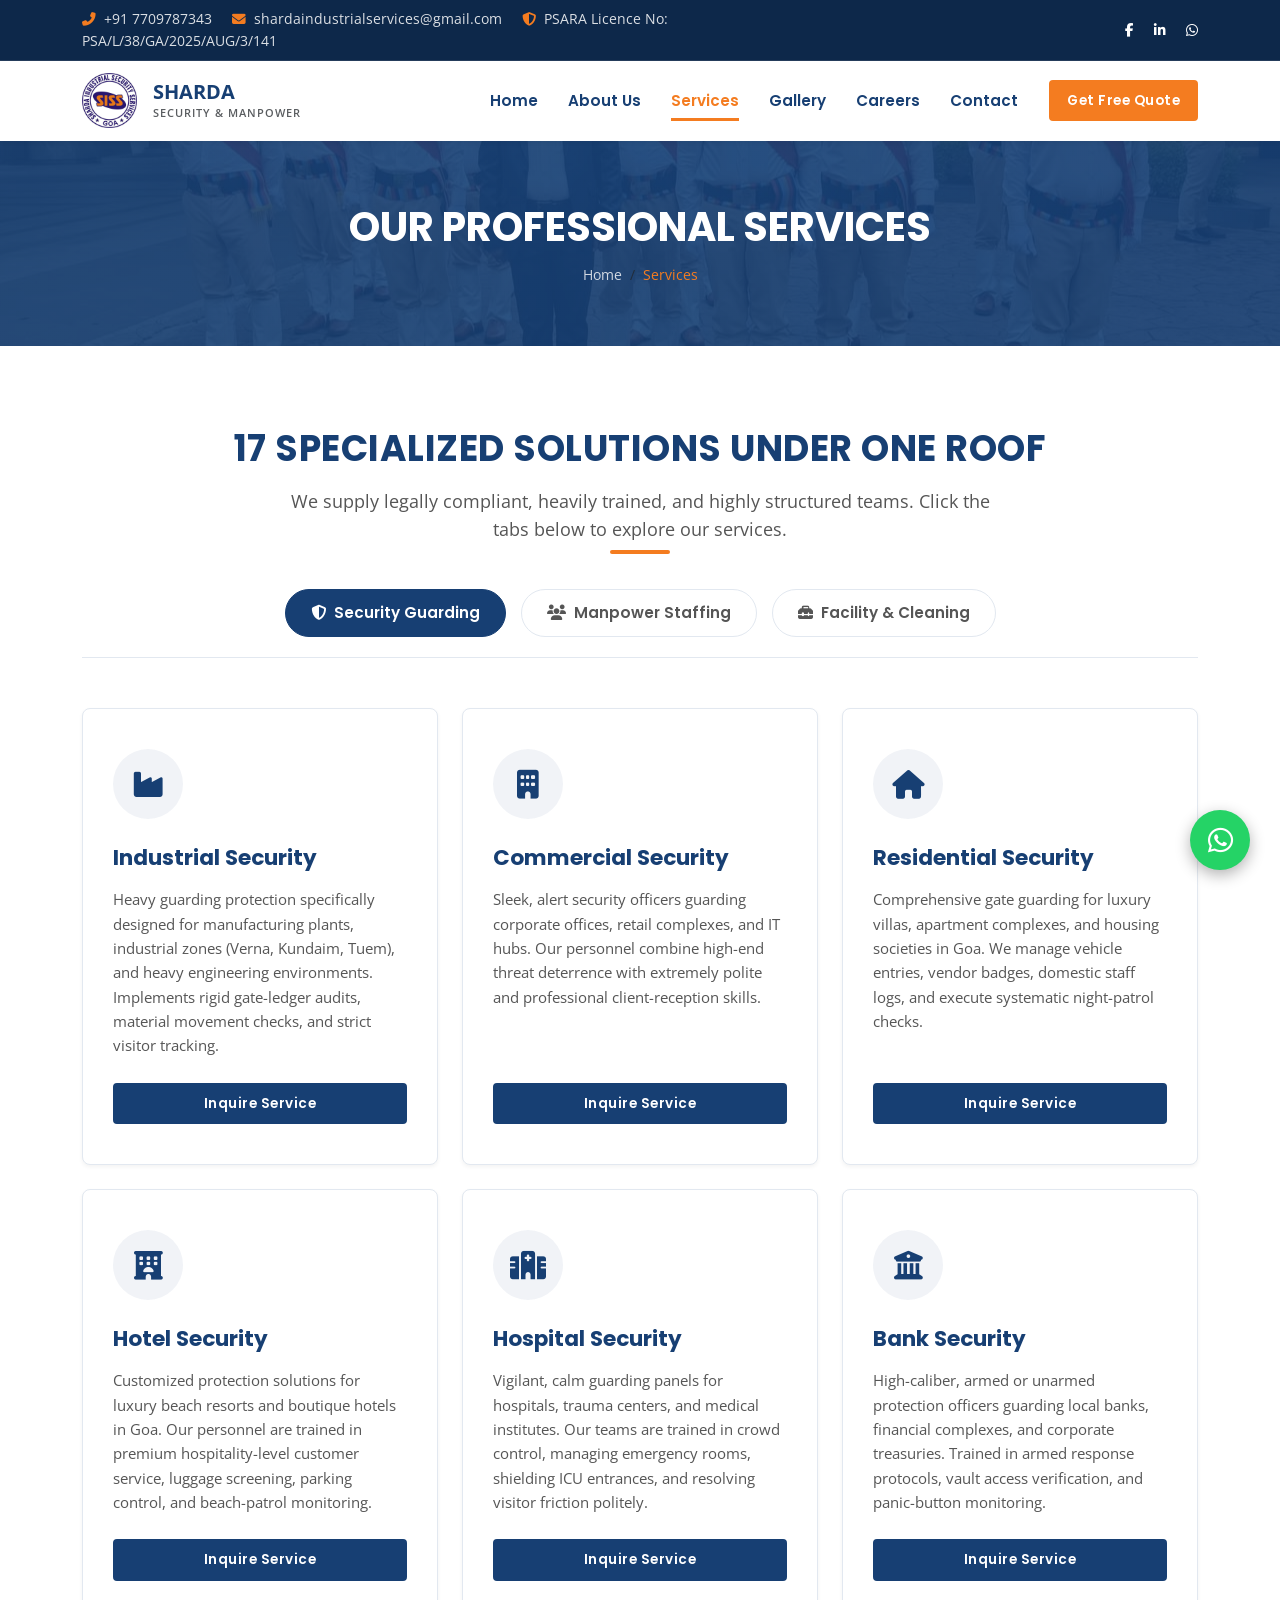
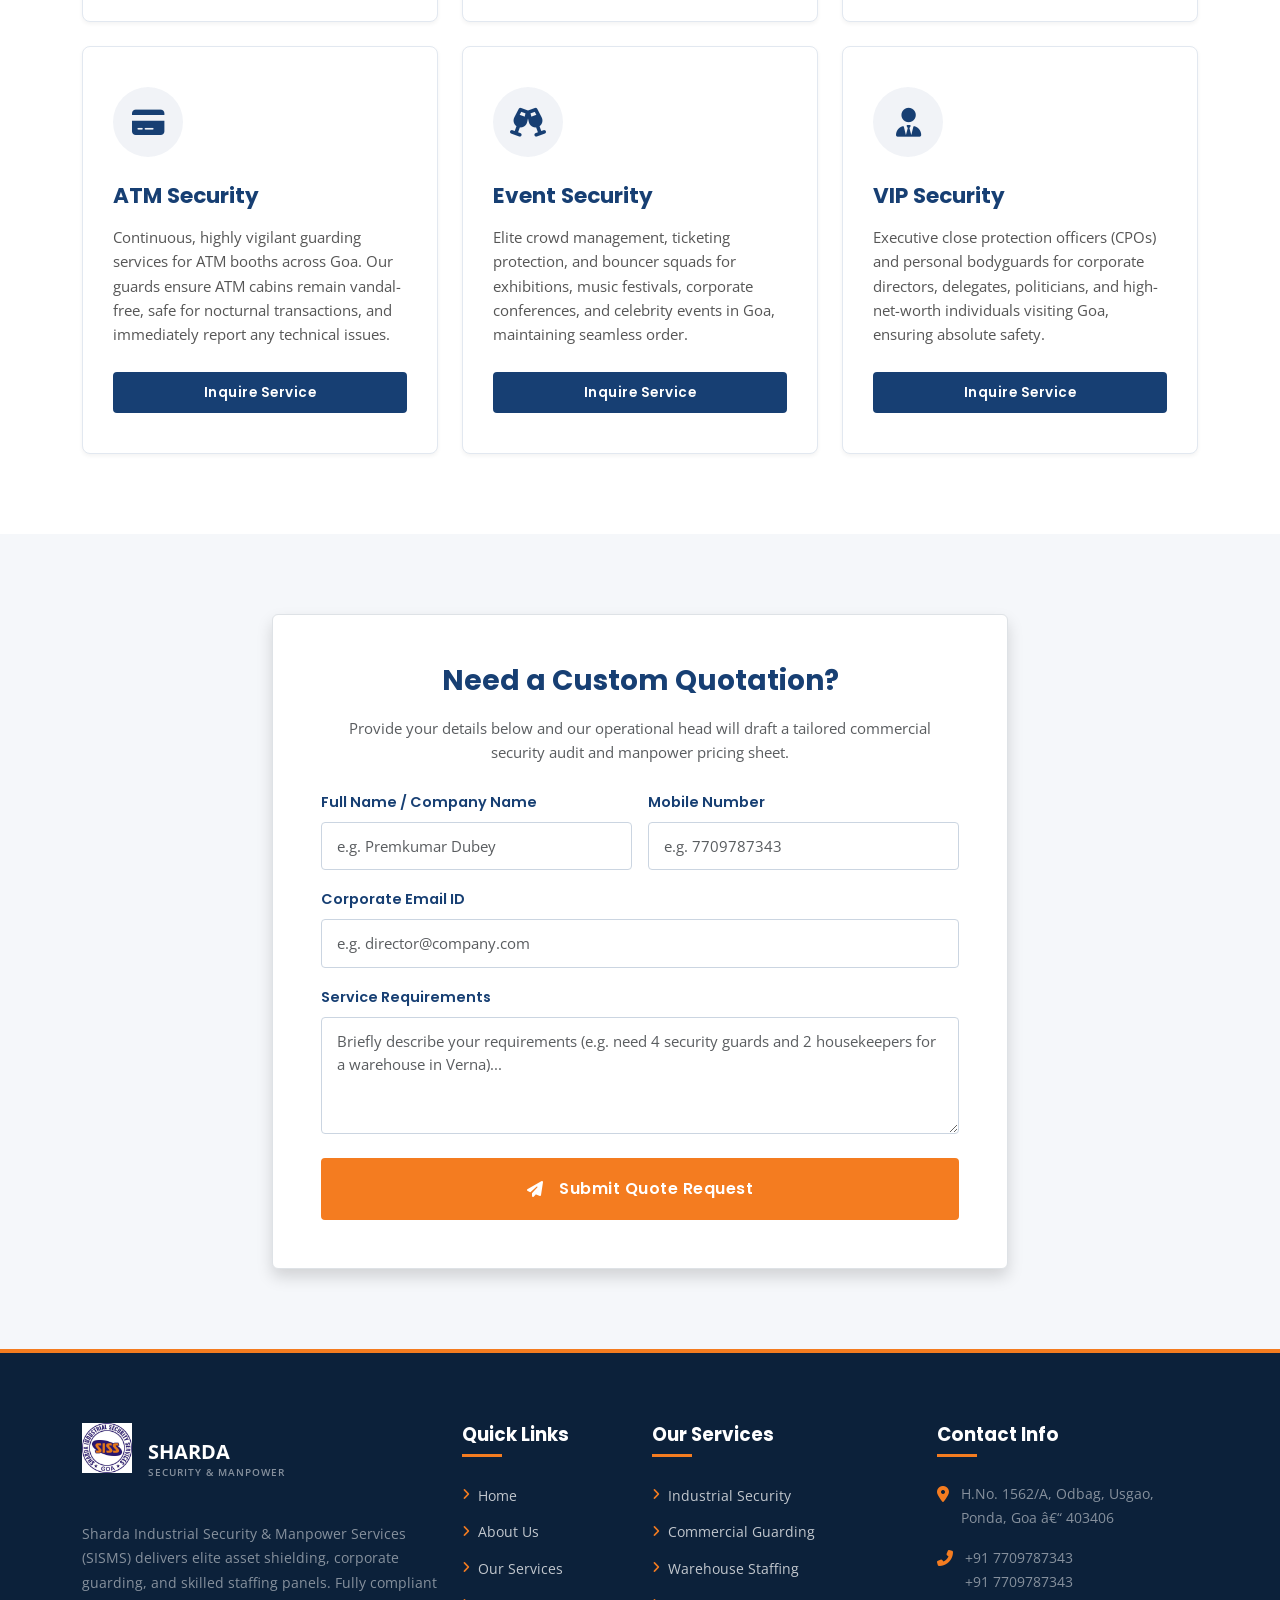
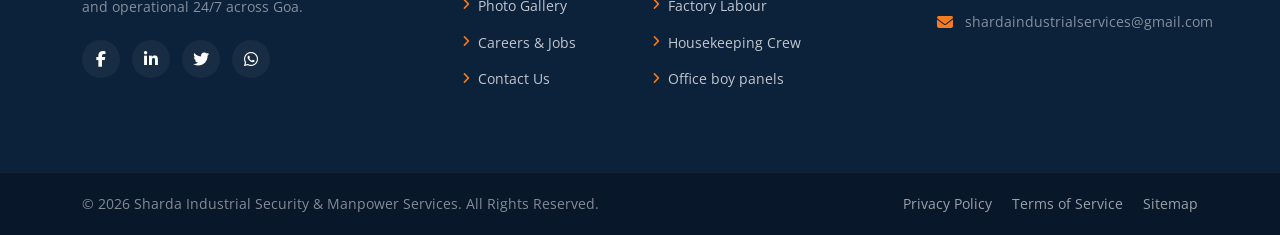
<file: services.html>
﻿<!DOCTYPE html>
<html lang="en">
<head>
    <meta charset="UTF-8">
    <meta name="viewport" content="width=device-width, initial-scale=1.0">
    
    <!-- SEO Meta Tags -->
    <title>Sharda Industrial Security & Manpower Services | Security Guards & Manpower Services in Goa</title>
    <meta name="description" content="Sharda Industrial Security & Manpower Services provides professional security guards, facility management and manpower services across Goa for residential, commercial and industrial clients.">
    <meta name="keywords" content="security guarding services Goa, warehouse manpower, factory workers Goa, housekeeping staff Goa, office boys, hotel security, ATM guarding">
    <meta name="author" content="SISMS">
    <link rel="canonical" href="https://sharda-security.github.io/sisms/services.html">

    <!-- Open Graph -->
    <meta property="og:type" content="website">
    <meta property="og:url" content="https://sharda-security.github.io/sisms/services.html">
    <meta property="og:title" content="Our Services | Security Guard & Manpower Solutions Goa | SISMS">
    <meta property="og:description" content="Professional guarding, staffing, and maintenance solutions in Goa. 17 core services categorized for easy navigation. Get a tailored corporate quote.">
    <meta property="og:image" content="assets/images/hero-security.jpeg">

    <!-- Fonts -->
    <link rel="preconnect" href="https://fonts.googleapis.com">
    <link rel="preconnect" href="https://fonts.gstatic.com" crossorigin>
    <link href="https://fonts.googleapis.com/css2?family=Open+Sans:ital,wght@0,300..800;1,300..800&family=Poppins:ital,wght@0,300;0,400;0,500;0,600;0,700;0,800;0,900;1,300;1,400;1,500;1,600;1,700;1,800;1,900&display=swap" rel="stylesheet">

    <!-- Stylesheets -->
    <link href="https://cdn.jsdelivr.net/npm/bootstrap@5.3.2/dist/css/bootstrap.min.css" rel="stylesheet">
    <link href="https://cdnjs.cloudflare.com/ajax/libs/font-awesome/6.4.2/css/all.min.css" rel="stylesheet">
    <link href="assets/css/style.css" rel="stylesheet">
    <link href="assets/css/responsive.css" rel="stylesheet">

    <!-- Favicon -->
    <link rel="icon" type="image/x-icon" href="assets/images/logo.jpeg">
</head>
<body>

    <!-- TOP INFO BAR -->
    <div class="top-bar d-none d-md-block">
        <div class="container">
            <div class="row align-items-center">
                <div class="col-md-8">
                    <span class="me-3"><i class="fas fa-phone-alt text-orange me-2"></i><a href="tel:+917709787343">+91 7709787343</a></span>
                    <span class="me-3"><i class="fas fa-envelope text-orange me-2"></i><a href="mailto:shardaindustrialservices@gmail.com">shardaindustrialservices@gmail.com</a></span>
                    <span><i class="fas fa-shield-alt text-orange me-2"></i>PSARA Licence No: PSA/L/38/GA/2025/AUG/3/141</span>
                </div>
                <div class="col-md-4 text-end">
                    <a href="#" class="text-white me-3" aria-label="Facebook"><i class="fab fa-facebook-f"></i></a>
                    <a href="#" class="text-white me-3" aria-label="LinkedIn"><i class="fab fa-linkedin-in"></i></a>
                    <a href="#" class="text-white" aria-label="WhatsApp"><i class="fab fa-whatsapp"></i></a>
                </div>
            </div>
        </div>
    </div>

    <!-- NAVIGATION -->
    <nav class="navbar navbar-expand-lg sticky-top">
        <div class="container">
            <a class="navbar-brand d-flex align-items-center" href="index.html">
                <img src="assets/images/logo.jpeg" alt="SISMS Logo" class="d-inline-block align-text-top">
                <div class="ms-3 d-none d-sm-block">
                    <span class="d-block h5 fw-bold mb-0 text-blue font-headings">SHARDA</span>
                    <small class="d-block text-muted fw-semibold" style="font-size: 0.7rem; letter-spacing: 1px;">SECURITY & MANPOWER</small>
                </div>
            </a>
            <button class="navbar-toggler" type="button" data-bs-toggle="collapse" data-bs-target="#sismsNavbar" aria-controls="sismsNavbar" aria-expanded="false" aria-label="Toggle navigation">
                <span class="navbar-toggler-icon"></span>
            </button>
            <div class="collapse navbar-collapse" id="sismsNavbar">
                <ul class="navbar-nav ms-auto mb-2 mb-lg-0 align-items-lg-center">
                    <li class="nav-item">
                        <a class="nav-link" href="index.html">Home</a>
                    </li>
                    <li class="nav-item">
                        <a class="nav-link" href="about.html">About Us</a>
                    </li>
                    <li class="nav-item">
                        <a class="nav-link active" href="services.html">Services</a>
                    </li>
                    <li class="nav-item">
                        <a class="nav-link" href="gallery.html">Gallery</a>
                    </li>
                    <li class="nav-item">
                        <a class="nav-link" href="careers.html">Careers</a>
                    </li>
                    <li class="nav-item">
                        <a class="nav-link me-lg-3" href="contact.html">Contact</a>
                    </li>
                    <li class="nav-item mt-3 mt-lg-0">
                        <a href="contact.html#quote" class="btn-sisms btn-sisms-primary py-2 px-3" style="font-size: 0.85rem;">Get Free Quote</a>
                    </li>
                </ul>
            </div>
        </div>
    </nav>

    <!-- PAGE TITLE HEADER BANNER -->
    <section class="about-banner text-center">
        <div class="container">
            <h1>Our Professional Services</h1>
            <nav aria-label="breadcrumb" class="d-flex justify-content-center">
                <ol class="breadcrumb mb-0">
                    <li class="breadcrumb-item"><a href="index.html">Home</a></li>
                    <li class="breadcrumb-item active" aria-current="page">Services</li>
                </ol>
            </nav>
        </div>
    </section>

    <!-- SERVICES BRIEF & INTERACTIVE TAB SWITCHER -->
    <section class="section-padding">
        <div class="container">
            <div class="section-title">
                <h2>17 Specialized Solutions Under One Roof</h2>
                <p>We supply legally compliant, heavily trained, and highly structured teams. Click the tabs below to explore our services.</p>
            </div>

            <!-- Tab Buttons -->
            <div class="services-tab-container">
                <ul class="nav nav-pills nav-pills-sisms" id="servicesTabs" role="tablist">
                    <li class="nav-item" role="presentation">
                        <button class="nav-link active" id="security-tab" data-bs-toggle="pill" data-bs-target="#security" type="button" role="tab" aria-controls="security" aria-selected="true"><i class="fas fa-shield-alt me-2"></i>Security Guarding</button>
                    </li>
                    <li class="nav-item" role="presentation">
                        <button class="nav-link" id="manpower-tab" data-bs-toggle="pill" data-bs-target="#manpower" type="button" role="tab" aria-controls="manpower" aria-selected="false"><i class="fas fa-users me-2"></i>Manpower Staffing</button>
                    </li>
                    <li class="nav-item" role="presentation">
                        <button class="nav-link" id="facility-tab" data-bs-toggle="pill" data-bs-target="#facility" type="button" role="tab" aria-controls="facility" aria-selected="false"><i class="fas fa-toolbox me-2"></i>Facility & Cleaning</button>
                    </li>
                </ul>
            </div>

            <!-- Tab Contents -->
            <div class="tab-content" id="servicesTabsContent">
                
                <!-- TAB 1: SECURITY SERVICES (9 Services) -->
                <div class="tab-pane fade show active" id="security" role="tabpanel" aria-labelledby="security-tab">
                    <div class="row g-4">
                        <!-- 1. Industrial Security -->
                        <div class="col-md-6 col-lg-4">
                            <div class="service-card">
                                <div class="service-icon-box"><i class="fas fa-industry"></i></div>
                                <h3>Industrial Security</h3>
                                <p>Heavy guarding protection specifically designed for manufacturing plants, industrial zones (Verna, Kundaim, Tuem), and heavy engineering environments. Implements rigid gate-ledger audits, material movement checks, and strict visitor tracking.</p>
                                <a href="contact.html?service=Industrial%20Security#quote" class="btn-sisms btn-sisms-secondary mt-auto py-2 px-3" style="font-size: 0.85rem;">Inquire Service</a>
                            </div>
                        </div>
                        <!-- 2. Commercial Security -->
                        <div class="col-md-6 col-lg-4">
                            <div class="service-card">
                                <div class="service-icon-box"><i class="fas fa-building"></i></div>
                                <h3>Commercial Security</h3>
                                <p>Sleek, alert security officers guarding corporate offices, retail complexes, and IT hubs. Our personnel combine high-end threat deterrence with extremely polite and professional client-reception skills.</p>
                                <a href="contact.html?service=Commercial%20Security#quote" class="btn-sisms btn-sisms-secondary mt-auto py-2 px-3" style="font-size: 0.85rem;">Inquire Service</a>
                            </div>
                        </div>
                        <!-- 3. Residential Security -->
                        <div class="col-md-6 col-lg-4">
                            <div class="service-card">
                                <div class="service-icon-box"><i class="fas fa-home"></i></div>
                                <h3>Residential Security</h3>
                                <p>Comprehensive gate guarding for luxury villas, apartment complexes, and housing societies in Goa. We manage vehicle entries, vendor badges, domestic staff logs, and execute systematic night-patrol checks.</p>
                                <a href="contact.html?service=Residential%20Security#quote" class="btn-sisms btn-sisms-secondary mt-auto py-2 px-3" style="font-size: 0.85rem;">Inquire Service</a>
                            </div>
                        </div>
                        <!-- 4. Hotel Security -->
                        <div class="col-md-6 col-lg-4">
                            <div class="service-card">
                                <div class="service-icon-box"><i class="fas fa-hotel"></i></div>
                                <h3>Hotel Security</h3>
                                <p>Customized protection solutions for luxury beach resorts and boutique hotels in Goa. Our personnel are trained in premium hospitality-level customer service, luggage screening, parking control, and beach-patrol monitoring.</p>
                                <a href="contact.html?service=Hotel%20Security#quote" class="btn-sisms btn-sisms-secondary mt-auto py-2 px-3" style="font-size: 0.85rem;">Inquire Service</a>
                            </div>
                        </div>
                        <!-- 5. Hospital Security -->
                        <div class="col-md-6 col-lg-4">
                            <div class="service-card">
                                <div class="service-icon-box"><i class="fas fa-hospital-alt"></i></div>
                                <h3>Hospital Security</h3>
                                <p>Vigilant, calm guarding panels for hospitals, trauma centers, and medical institutes. Our teams are trained in crowd control, managing emergency rooms, shielding ICU entrances, and resolving visitor friction politely.</p>
                                <a href="contact.html?service=Hospital%20Security#quote" class="btn-sisms btn-sisms-secondary mt-auto py-2 px-3" style="font-size: 0.85rem;">Inquire Service</a>
                            </div>
                        </div>
                        <!-- 6. Bank Security -->
                        <div class="col-md-6 col-lg-4">
                            <div class="service-card">
                                <div class="service-icon-box"><i class="fas fa-university"></i></div>
                                <h3>Bank Security</h3>
                                <p>High-caliber, armed or unarmed protection officers guarding local banks, financial complexes, and corporate treasuries. Trained in armed response protocols, vault access verification, and panic-button monitoring.</p>
                                <a href="contact.html?service=Bank%20Security#quote" class="btn-sisms btn-sisms-secondary mt-auto py-2 px-3" style="font-size: 0.85rem;">Inquire Service</a>
                            </div>
                        </div>
                        <!-- 7. ATM Security -->
                        <div class="col-md-6 col-lg-4">
                            <div class="service-card">
                                <div class="service-icon-box"><i class="fas fa-credit-card"></i></div>
                                <h3>ATM Security</h3>
                                <p>Continuous, highly vigilant guarding services for ATM booths across Goa. Our guards ensure ATM cabins remain vandal-free, safe for nocturnal transactions, and immediately report any technical issues.</p>
                                <a href="contact.html?service=ATM%20Security#quote" class="btn-sisms btn-sisms-secondary mt-auto py-2 px-3" style="font-size: 0.85rem;">Inquire Service</a>
                            </div>
                        </div>
                        <!-- 8. Event Security -->
                        <div class="col-md-6 col-lg-4">
                            <div class="service-card">
                                <div class="service-icon-box"><i class="fas fa-glass-cheers"></i></div>
                                <h3>Event Security</h3>
                                <p>Elite crowd management, ticketing protection, and bouncer squads for exhibitions, music festivals, corporate conferences, and celebrity events in Goa, maintaining seamless order.</p>
                                <a href="contact.html?service=Event%20Security#quote" class="btn-sisms btn-sisms-secondary mt-auto py-2 px-3" style="font-size: 0.85rem;">Inquire Service</a>
                            </div>
                        </div>
                        <!-- 9. VIP Security -->
                        <div class="col-md-6 col-lg-4">
                            <div class="service-card">
                                <div class="service-icon-box"><i class="fas fa-user-tie"></i></div>
                                <h3>VIP Security</h3>
                                <p>Executive close protection officers (CPOs) and personal bodyguards for corporate directors, delegates, politicians, and high-net-worth individuals visiting Goa, ensuring absolute safety.</p>
                                <a href="contact.html?service=VIP%20Security#quote" class="btn-sisms btn-sisms-secondary mt-auto py-2 px-3" style="font-size: 0.85rem;">Inquire Service</a>
                            </div>
                        </div>
                    </div>
                </div>
                
                <!-- TAB 2: MANPOWER SOLUTIONS (7 Services) -->
                <div class="tab-pane fade" id="manpower" role="tabpanel" aria-labelledby="manpower-tab">
                    <div class="row g-4">
                        <!-- 10. Warehouse Staff -->
                        <div class="col-md-6 col-lg-4">
                            <div class="service-card">
                                <div class="service-icon-box"><i class="fas fa-boxes"></i></div>
                                <h3>Warehouse Staff</h3>
                                <p>Reliable, physically fit inventory loaders, packers, sorters, and data-logging assistants. Our warehouse panels speed up your logistics, stock management, and container loading processes.</p>
                                <a href="contact.html?service=Warehouse%20Staff#quote" class="btn-sisms btn-sisms-secondary mt-auto py-2 px-3" style="font-size: 0.85rem;">Inquire Service</a>
                            </div>
                        </div>
                        <!-- 11. Factory Workers -->
                        <div class="col-md-6 col-lg-4">
                            <div class="service-card">
                                <div class="service-icon-box"><i class="fas fa-tools"></i></div>
                                <h3>Factory Workers</h3>
                                <p>Dedicated assembly-line workers, packaging operators, and machine helpers. We supply compliant factory staffing boards under strict industrial safety guidelines for production hubs.</p>
                                <a href="contact.html?service=Factory%20Workers#quote" class="btn-sisms btn-sisms-secondary mt-auto py-2 px-3" style="font-size: 0.85rem;">Inquire Service</a>
                            </div>
                        </div>
                        <!-- 12. Skilled Labour -->
                        <div class="col-md-6 col-lg-4">
                            <div class="service-card">
                                <div class="service-icon-box"><i class="fas fa-hammer"></i></div>
                                <h3>Skilled Labour</h3>
                                <p>Vetted, certified technical workforce including industrial electricians, fabricators, welders, plumbers, and machinery operators to support your project requirements.</p>
                                <a href="contact.html?service=Skilled%20Labour#quote" class="btn-sisms btn-sisms-secondary mt-auto py-2 px-3" style="font-size: 0.85rem;">Inquire Service</a>
                            </div>
                        </div>
                        <!-- 13. Unskilled Labour -->
                        <div class="col-md-6 col-lg-4">
                            <div class="service-card">
                                <div class="service-icon-box"><i class="fas fa-dolly-flatbed"></i></div>
                                <h3>Unskilled Labour</h3>
                                <p>Reliable general assistants, load lifters, site cleaners, and construction helpers. Hardworking, punctual, and fully background-verified personnel ready to support raw operations.</p>
                                <a href="contact.html?service=Unskilled%20Labour#quote" class="btn-sisms btn-sisms-secondary mt-auto py-2 px-3" style="font-size: 0.85rem;">Inquire Service</a>
                            </div>
                        </div>
                        <!-- 14. Drivers -->
                        <div class="col-md-6 col-lg-4">
                            <div class="service-card">
                                <div class="service-icon-box"><i class="fas fa-car"></i></div>
                                <h3>Professional Drivers</h3>
                                <p>Background-verified, licensed commercial and executive drivers. Highly experienced in handling luxury cars, corporate staff shuttle buses, and heavy logistics trucks safely.</p>
                                <a href="contact.html?service=Drivers#quote" class="btn-sisms btn-sisms-secondary mt-auto py-2 px-3" style="font-size: 0.85rem;">Inquire Service</a>
                            </div>
                        </div>
                        <!-- 15. Office Boys -->
                        <div class="col-md-6 col-lg-4">
                            <div class="service-card">
                                <div class="service-icon-box"><i class="fas fa-briefcase"></i></div>
                                <h3>Office Boys</h3>
                                <p>Punctual, polite, and disciplined office assistants to manage filing systems, fetch stationery, prepare tea/pantry services, operate photocopy units, and distribute circulars.</p>
                                <a href="contact.html?service=Office%20Boys#quote" class="btn-sisms btn-sisms-secondary mt-auto py-2 px-3" style="font-size: 0.85rem;">Inquire Service</a>
                            </div>
                        </div>
                    </div>
                </div>
                
                <!-- TAB 3: FACILITY MANAGEMENT (1 Service / Multi-Faceted) -->
                <div class="tab-pane fade" id="facility" role="tabpanel" aria-labelledby="facility-tab">
                    <div class="row g-4 justify-content-center">
                        <!-- 16. Housekeeping Staff -->
                        <div class="col-md-6 col-lg-5">
                            <div class="service-card">
                                <div class="service-icon-box"><i class="fas fa-broom"></i></div>
                                <h3>Housekeeping Staff</h3>
                                <p>Highly disciplined cleaning crews for corporate spaces, hospitals, luxury hotels, and manufacturing sectors. Trained in chemical safety, vacuum machinery, sanitizing high-touch surfaces, and maintaining pristine, premium environments.</p>
                                <a href="contact.html?service=Housekeeping%20Staff#quote" class="btn-sisms btn-sisms-secondary mt-auto py-2 px-3" style="font-size: 0.85rem;">Inquire Service</a>
                            </div>
                        </div>
                        <!-- 17. Facility Management -->
                        <div class="col-md-6 col-lg-5">
                            <div class="service-card">
                                <div class="service-icon-box"><i class="fas fa-sliders-h"></i></div>
                                <h3>Facility Management</h3>
                                <p>Complete, integrated corporate facility management services. We oversee office boy panels, plumbing/electrical maintenance, corporate receptionists, garden upkeep, garbage recycling, and statutory estate cleaning programs under a single contract.</p>
                                <a href="contact.html?service=Facility%20Management#quote" class="btn-sisms btn-sisms-secondary mt-auto py-2 px-3" style="font-size: 0.85rem;">Inquire Service</a>
                            </div>
                        </div>
                    </div>
                </div>
                
            </div>
        </div>
    </section>

    <!-- QUICK QUOTE / BUSINESS INQUIRY SECTION -->
    <section class="section-padding bg-light-gray" id="inquiry">
        <div class="container">
            <div class="row justify-content-center">
                <div class="col-lg-8">
                    <div class="p-5 bg-white rounded shadow border">
                        <h3 class="text-center fw-bold text-blue mb-3 font-headings">Need a Custom Quotation?</h3>
                        <p class="text-center text-muted mb-4" style="font-size: 0.95rem;">Provide your details below and our operational head will draft a tailored commercial security audit and manpower pricing sheet.</p>
                        
                        <form id="sismsContactForm">
                            <input type="hidden" name="access_key" value="22ad811a-a18a-4502-9524-b4c3e2f1dc29">
                            <div class="row g-3">
                                <div class="col-md-6">
                                    <label for="contactName" class="form-label">Full Name / Company Name</label>
                                    <input type="text" name="name" class="form-control" id="contactName" placeholder="e.g. Premkumar Dubey" required>
                                    <div class="invalid-feedback">Please enter at least 3 characters.</div>
                                </div>
                                <div class="col-md-6">
                                    <label for="contactPhone" class="form-label">Mobile Number</label>
                                    <input type="tel" name="phone" class="form-control" id="contactPhone" placeholder="e.g. 7709787343" required>
                                    <div class="invalid-feedback">Please enter a valid 10-digit Indian mobile number.</div>
                                </div>
                                <div class="col-12">
                                    <label for="contactEmail" class="form-label">Corporate Email ID</label>
                                    <input type="email" name="email" class="form-control" id="contactEmail" placeholder="e.g. director@company.com" required>
                                    <div class="invalid-feedback">Please enter a valid email address.</div>
                                </div>
                                <div class="col-12">
                                    <label for="contactMessage" class="form-label">Service Requirements</label>
                                    <textarea name="message" class="form-control" id="contactMessage" rows="4" placeholder="Briefly describe your requirements (e.g. need 4 security guards and 2 housekeepers for a warehouse in Verna)..." required></textarea>
                                    <div class="invalid-feedback">Please write a requirement details (min 10 characters).</div>
                                </div>
                                <div class="col-12 text-center mt-4">
                                    <button type="submit" class="btn-sisms btn-sisms-primary w-100 py-3"><i class="fas fa-paper-plane me-2"></i>Submit Quote Request</button>
                                </div>
                            </div>
                        </form>
                    </div>
                </div>
            </div>
        </div>
    </section>

    <!-- FOOTER -->
    <footer>
        <div class="container">
            <div class="row">
                <!-- Col 1: About Logo -->
                <div class="col-lg-4 col-md-6 footer-widget">
                    <a class="d-flex align-items-center mb-4" href="index.html" style="text-decoration: none;">
                        <img src="assets/images/logo.jpeg" alt="SISMS Logo" class="footer-logo">
                        <div class="ms-3">
                            <span class="d-block h5 fw-bold mb-0 text-white font-headings">SHARDA</span>
                            <small class="d-block text-white-50 fw-semibold" style="font-size: 0.65rem; letter-spacing: 1px;">SECURITY & MANPOWER</small>
                        </div>
                    </a>
                    <p class="text-white-50">Sharda Industrial Security & Manpower Services (SISMS) delivers elite asset shielding, corporate guarding, and skilled staffing panels. Fully compliant and operational 24/7 across Goa.</p>
                    <div class="footer-socials">
                        <a href="#" class="social-icon" aria-label="Facebook"><i class="fab fa-facebook-f"></i></a>
                        <a href="#" class="social-icon" aria-label="LinkedIn"><i class="fab fa-linkedin-in"></i></a>
                        <a href="#" class="social-icon" aria-label="Twitter"><i class="fab fa-twitter"></i></a>
                        <a href="#" class="social-icon" aria-label="WhatsApp"><i class="fab fa-whatsapp"></i></a>
                    </div>
                </div>
                
                <!-- Col 2: Quick Links -->
                <div class="col-lg-2 col-md-6 footer-widget">
                    <h3>Quick Links</h3>
                    <ul class="footer-links">
                        <li><a href="index.html">Home</a></li>
                        <li><a href="about.html">About Us</a></li>
                        <li><a href="services.html">Our Services</a></li>
                        <li><a href="gallery.html">Photo Gallery</a></li>
                        <li><a href="careers.html">Careers & Jobs</a></li>
                        <li><a href="contact.html">Contact Us</a></li>
                    </ul>
                </div>
                
                <!-- Col 3: Key Services -->
                <div class="col-lg-3 col-md-6 footer-widget">
                    <h3>Our Services</h3>
                    <ul class="footer-links">
                        <li><a href="services.html#security">Industrial Security</a></li>
                        <li><a href="services.html#security">Commercial Guarding</a></li>
                        <li><a href="services.html#manpower">Warehouse Staffing</a></li>
                        <li><a href="services.html#manpower">Factory Labour</a></li>
                        <li><a href="services.html#facility">Housekeeping Crew</a></li>
                        <li><a href="services.html#facility">Office boy panels</a></li>
                    </ul>
                </div>
                
                <!-- Col 4: Contact Info -->
                <div class="col-lg-3 col-md-6 footer-widget">
                    <h3>Contact Info</h3>
                    <div class="footer-contact-item">
                        <i class="fas fa-map-marker-alt"></i>
                        <p class="text-white-50">H.No. 1562/A, Odbag, Usgao, Ponda, Goa â€“ 403406</p>
                    </div>
                    <div class="footer-contact-item">
                        <i class="fas fa-phone-alt"></i>
                        <p class="text-white-50"><a href="tel:+917709787343" class="text-white-50">+91 7709787343</a><br><a href="tel:+917709787343" class="text-white-50">+91 7709787343</a></p>
                    </div>
                    <div class="footer-contact-item">
                        <i class="fas fa-envelope"></i>
                        <p class="text-white-50"><a href="mailto:shardaindustrialservices@gmail.com" class="text-white-50">shardaindustrialservices@gmail.com</a></p>
                    </div>
                </div>
            </div>
        </div>
        
        <!-- FOOTER BOTTOM -->
        <div class="footer-bottom">
            <div class="container">
                <div class="row align-items-center">
                    <div class="col-md-6 text-center text-md-start">
                        <p class="text-white-50">&copy; 2026 Sharda Industrial Security & Manpower Services. All Rights Reserved.</p>
                    </div>
                    <div class="col-md-6 text-center text-md-end">
                        <div class="footer-bottom-links">
                            <a href="#">Privacy Policy</a>
                            <a href="#">Terms of Service</a>
                            <a href="contact.html">Sitemap</a>
                        </div>
                    </div>
                </div>
            </div>
        </div>
    </footer>

    <!-- FLOATING COMMUNICATION WIDGETS -->
    <a href="tel:+917709787343" class="floating-action-btn floating-call d-flex d-lg-none" aria-label="Call SISMS Hotline" title="Call Us Now">
        <i class="fas fa-phone-alt"></i>
    </a>
    <a href="https://wa.me/917709787343?text=Hello%20SISMS,%20I%20am%20interested%20in%20your%20services." target="_blank" rel="noopener" class="floating-action-btn floating-whatsapp" aria-label="Chat with SISMS on WhatsApp" title="WhatsApp Chat">
        <i class="fab fa-whatsapp"></i>
    </a>

    <!-- Scripts -->
    <script src="https://cdn.jsdelivr.net/npm/bootstrap@5.3.2/dist/js/bootstrap.bundle.min.js"></script>
    <script src="assets/js/script.js"></script>
</body>
</html>
</file>
<file: assets/css/style.css>
﻿/* 
========================================================================
   SHARDA INDUSTRIAL SECURITY & MANPOWER SERVICES (SISMS)
   Core Stylesheet (style.css)
   Author: Senior UI/UX Designer & Software Architect
   Description: Premium corporate styles, typography, and visual tokens.
========================================================================
*/

/* 1. BRAND DESIGN TOKENS & UTILITIES */
:root {
    /* Color Palette */
    --primary-blue: #173F73;
    --primary-blue-rgb: 23, 63, 115;
    --accent-orange: #F47C20;
    --accent-orange-rgb: 244, 124, 32;
    --white: #FFFFFF;
    --light-gray: #F5F7FA;
    --dark-text: #1B1B1B;
    --muted-text: #555555;
    --border-color: #E2E8F0;
    
    /* Typography */
    --font-headings: 'Poppins', sans-serif;
    --font-body: 'Open Sans', sans-serif;
    
    /* Transitions & Shadows */
    --transition-smooth: all 0.3s cubic-bezier(0.25, 0.8, 0.25, 1);
    --shadow-sm: 0 2px 4px rgba(0, 0, 0, 0.05);
    --shadow-md: 0 8px 30px rgba(0, 0, 0, 0.08);
    --shadow-lg: 0 15px 35px rgba(0, 0, 0, 0.12);
    --shadow-hover: 0 20px 40px rgba(23, 63, 115, 0.15);
    
    /* Layout */
    --border-radius-sm: 4px;
    --border-radius-md: 8px;
    --border-radius-lg: 16px;
    --header-height: 80px;
}

/* 2. BASE RESET & GENERAL STYLES */
* {
    box-sizing: border-box;
    margin: 0;
    padding: 0;
}

html {
    scroll-behavior: smooth;
    font-size: 16px;
}

body {
    font-family: var(--font-body);
    color: var(--dark-text);
    background-color: var(--white);
    line-height: 1.6;
    overflow-x: hidden;
    -webkit-font-smoothing: antialiased;
}

h1, h2, h3, h4, h5, h6 {
    font-family: var(--font-headings);
    font-weight: 600;
    color: var(--primary-blue);
    line-height: 1.3;
}

a {
    color: var(--primary-blue);
    text-decoration: none;
    transition: var(--transition-smooth);
}

a:hover {
    color: var(--accent-orange);
}

img {
    max-width: 100%;
    height: auto;
    display: block;
}

/* 3. REUSABLE COMPONENTS & UTILITIES */
.section-padding {
    padding: 80px 0;
}

.bg-light-gray {
    background-color: var(--light-gray);
}

.bg-dark-blue {
    background-color: var(--primary-blue);
    color: var(--white);
}

.section-title {
    position: relative;
    margin-bottom: 45px;
    text-align: center;
}

.section-title h2 {
    font-size: 2.25rem;
    font-weight: 700;
    margin-bottom: 15px;
    text-transform: uppercase;
    letter-spacing: 0.5px;
}

.section-title h2::after {
    content: '';
    position: absolute;
    bottom: -10px;
    left: 50%;
    transform: translateX(-50%);
    width: 60px;
    height: 4px;
    background-color: var(--accent-orange);
    border-radius: 2px;
}

.section-title p {
    color: var(--muted-text);
    font-size: 1.1rem;
    max-width: 700px;
    margin: 0 auto;
}

.text-orange {
    color: var(--accent-orange) !important;
}

.text-blue {
    color: var(--primary-blue) !important;
}

/* Custom Buttons */
.btn-sisms {
    font-family: var(--font-headings);
    font-weight: 600;
    padding: 12px 28px;
    border-radius: var(--border-radius-sm);
    transition: var(--transition-smooth);
    letter-spacing: 0.5px;
    display: inline-flex;
    align-items: center;
    justify-content: center;
    gap: 8px;
}

.btn-sisms-primary {
    background-color: var(--accent-orange);
    color: var(--white);
    border: 2px solid var(--accent-orange);
}

.btn-sisms-primary:hover {
    background-color: #d66412;
    border-color: #d66412;
    color: var(--white);
    transform: translateY(-2px);
    box-shadow: 0 8px 20px rgba(244, 124, 32, 0.3);
}

.btn-sisms-secondary {
    background-color: var(--primary-blue);
    color: var(--white);
    border: 2px solid var(--primary-blue);
}

.btn-sisms-secondary:hover {
    background-color: #0f2c52;
    border-color: #0f2c52;
    color: var(--white);
    transform: translateY(-2px);
    box-shadow: 0 8px 20px rgba(23, 63, 115, 0.3);
}

.btn-sisms-outline {
    background-color: transparent;
    color: var(--white);
    border: 2px solid var(--white);
}

.btn-sisms-outline:hover {
    background-color: var(--white);
    color: var(--primary-blue);
    transform: translateY(-2px);
    box-shadow: 0 8px 20px rgba(255, 255, 255, 0.2);
}

/* 4. HEADER & NAVIGATION */
.top-bar {
    background-color: #0d284a;
    color: rgba(255, 255, 255, 0.85);
    font-size: 0.85rem;
    padding: 8px 0;
    border-bottom: 1px solid rgba(255, 255, 255, 0.1);
}

.top-bar a {
    color: rgba(255, 255, 255, 0.85);
}

.top-bar a:hover {
    color: var(--accent-orange);
}

.navbar-brand img {
    height: 55px;
    width: auto;
    transition: var(--transition-smooth);
}

.navbar {
    height: var(--header-height);
    background-color: var(--white);
    box-shadow: var(--shadow-sm);
    transition: var(--transition-smooth);
    padding: 0;
}

.navbar-scrolled {
    height: 70px;
    box-shadow: var(--shadow-md);
}

.navbar-scrolled .navbar-brand img {
    height: 45px;
}

.nav-link {
    font-family: var(--font-headings);
    font-weight: 600;
    color: var(--primary-blue) !important;
    font-size: 0.95rem;
    padding: 0 15px !important;
    line-height: var(--header-height);
    position: relative;
    transition: var(--transition-smooth);
}

.navbar-scrolled .nav-link {
    line-height: 70px;
}

.nav-link::after {
    content: '';
    position: absolute;
    bottom: 20px;
    left: 15px;
    right: 15px;
    height: 3px;
    background-color: var(--accent-orange);
    transform: scaleX(0);
    transition: var(--transition-smooth);
}

.navbar-scrolled .nav-link::after {
    bottom: 15px;
}

.nav-link:hover::after,
.nav-link.active::after {
    transform: scaleX(1);
}

.nav-link:hover,
.nav-link.active {
    color: var(--accent-orange) !important;
}

/* 5. HERO BANNER */
.hero-banner {
    position: relative;
    min-height: calc(100vh - var(--header-height) - 40px);
    background-image: linear-gradient(rgba(23, 63, 115, 0.85), rgba(0, 0, 0, 0.8)), url('../images/hero-security.jpeg');
    background-size: cover;
    background-position: center;
    background-repeat: no-repeat;
    display: flex;
    align-items: center;
    color: var(--white);
    padding: 100px 0;
}

.hero-content {
    max-width: 850px;
}

.hero-content h1 {
    color: var(--white);
    font-size: 3.5rem;
    font-weight: 800;
    margin-bottom: 20px;
    text-transform: uppercase;
    letter-spacing: 0.5px;
    animation: fadeInUp 0.8s ease;
}

.hero-content p {
    font-size: 1.25rem;
    margin-bottom: 35px;
    line-height: 1.8;
    color: rgba(255, 255, 255, 0.9);
    animation: fadeInUp 1s ease;
}

.hero-buttons {
    display: flex;
    gap: 15px;
    flex-wrap: wrap;
    animation: fadeInUp 1.2s ease;
}

.hero-buttons .btn-whatsapp {
    background-color: #25D366;
    border-color: #25D366;
    color: var(--white);
}

.hero-buttons .btn-whatsapp:hover {
    background-color: #128C7E;
    border-color: #128C7E;
    transform: translateY(-2px);
    box-shadow: 0 8px 20px rgba(37, 211, 102, 0.3);
}

/* 6. TRUST BAR */
.trust-bar {
    background-color: var(--primary-blue);
    color: var(--white);
    padding: 25px 0;
    box-shadow: var(--shadow-sm);
    border-top: 4px solid var(--accent-orange);
}

.trust-item {
    display: flex;
    align-items: center;
    gap: 15px;
}

.trust-icon {
    font-size: 2.2rem;
    color: var(--accent-orange);
    display: flex;
    align-items: center;
}

.trust-text h4 {
    color: var(--white);
    font-size: 1.05rem;
    font-weight: 700;
    margin-bottom: 3px;
    text-transform: uppercase;
}

.trust-text p {
    margin: 0;
    font-size: 0.85rem;
    color: rgba(255, 255, 255, 0.75);
}

/* 7. INTRO / STATS SECTION */
.intro-text p {
    font-size: 1.1rem;
    color: var(--muted-text);
    margin-bottom: 25px;
}

.stat-card {
    background-color: var(--white);
    border: 1px solid var(--border-color);
    padding: 30px 20px;
    border-radius: var(--border-radius-md);
    text-align: center;
    transition: var(--transition-smooth);
    box-shadow: var(--shadow-sm);
}

.stat-card:hover {
    transform: translateY(-5px);
    border-color: var(--primary-blue);
    box-shadow: var(--shadow-md);
}

.stat-number {
    font-size: 2.5rem;
    font-weight: 800;
    color: var(--accent-orange);
    margin-bottom: 5px;
    font-family: var(--font-headings);
}

.stat-label {
    font-weight: 600;
    font-size: 0.95rem;
    color: var(--primary-blue);
    text-transform: uppercase;
    margin: 0;
}

/* 8. SERVICES SECTION */
.service-card {
    background-color: var(--white);
    border: 1px solid var(--border-color);
    border-radius: var(--border-radius-md);
    padding: 40px 30px;
    height: 100%;
    transition: var(--transition-smooth);
    box-shadow: var(--shadow-sm);
    display: flex;
    flex-direction: column;
    position: relative;
    overflow: hidden;
}

.service-card::before {
    content: '';
    position: absolute;
    top: 0;
    left: 0;
    width: 100%;
    height: 4px;
    background-color: var(--primary-blue);
    transform: scaleX(0);
    transform-origin: left;
    transition: var(--transition-smooth);
}

.service-card:hover::before {
    transform: scaleX(1);
}

.service-card:hover {
    transform: translateY(-8px);
    box-shadow: var(--shadow-hover);
    border-color: rgba(23, 63, 115, 0.15);
}

.service-icon-box {
    width: 70px;
    height: 70px;
    border-radius: 50%;
    background-color: rgba(23, 63, 115, 0.06);
    display: flex;
    align-items: center;
    justify-content: center;
    margin-bottom: 25px;
    transition: var(--transition-smooth);
}

.service-card:hover .service-icon-box {
    background-color: var(--accent-orange);
}

.service-icon-box i {
    font-size: 1.8rem;
    color: var(--primary-blue);
    transition: var(--transition-smooth);
}

.service-card:hover .service-icon-box i {
    color: var(--white);
}

.service-card h3 {
    font-size: 1.35rem;
    font-weight: 700;
    margin-bottom: 15px;
}

.service-card p {
    color: var(--muted-text);
    font-size: 0.95rem;
    margin-bottom: 25px;
    flex-grow: 1;
}

.service-link {
    font-family: var(--font-headings);
    font-weight: 700;
    font-size: 0.9rem;
    color: var(--primary-blue);
    display: inline-flex;
    align-items: center;
    gap: 5px;
    text-transform: uppercase;
}

.service-link:hover {
    color: var(--accent-orange);
}

/* 9. WHY CHOOSE US */
.why-choose-list {
    list-style: none;
    padding: 0;
}

.why-choose-item {
    display: flex;
    align-items: flex-start;
    gap: 15px;
    margin-bottom: 25px;
}

.why-choose-icon {
    width: 40px;
    height: 40px;
    border-radius: 50%;
    background-color: rgba(244, 124, 32, 0.1);
    display: flex;
    align-items: center;
    justify-content: center;
    flex-shrink: 0;
}

.why-choose-icon i {
    color: var(--accent-orange);
    font-size: 1.1rem;
}

.why-choose-text h4 {
    font-size: 1.15rem;
    font-weight: 700;
    margin-bottom: 5px;
}

.why-choose-text p {
    color: var(--muted-text);
    font-size: 0.95rem;
    margin: 0;
}

.why-choose-image-container {
    position: relative;
    border-radius: var(--border-radius-md);
    overflow: hidden;
    box-shadow: var(--shadow-lg);
    background-color: var(--primary-blue);
}

.why-choose-image-container img {
    width: 100%;
    height: 450px;
    object-fit: cover;
    opacity: 0.85;
}

.why-choose-badge {
    position: absolute;
    bottom: 30px;
    left: 30px;
    background-color: var(--accent-orange);
    color: var(--white);
    padding: 20px 30px;
    border-radius: var(--border-radius-sm);
    box-shadow: var(--shadow-md);
}

.why-choose-badge h5 {
    color: var(--white);
    font-size: 1.5rem;
    font-weight: 800;
    margin-bottom: 2px;
}

.why-choose-badge p {
    margin: 0;
    font-size: 0.85rem;
    text-transform: uppercase;
    letter-spacing: 1px;
    font-weight: 600;
}

/* 10. INDUSTRIES SECTION */
.industry-card {
    background-color: var(--white);
    border: 1px solid var(--border-color);
    border-radius: var(--border-radius-md);
    padding: 30px 20px;
    text-align: center;
    transition: var(--transition-smooth);
    box-shadow: var(--shadow-sm);
    height: 100%;
}

.industry-card:hover {
    transform: translateY(-5px);
    box-shadow: var(--shadow-md);
    border-color: var(--accent-orange);
}

.industry-icon {
    font-size: 2.2rem;
    color: var(--primary-blue);
    margin-bottom: 15px;
    transition: var(--transition-smooth);
}

.industry-card:hover .industry-icon {
    color: var(--accent-orange);
    transform: scale(1.1);
}

.industry-card h4 {
    font-size: 1.1rem;
    font-weight: 700;
    margin: 0;
}

/* 11. GOVERNMENT LICENCE SECTION */
.license-section {
    background-color: #0c2340;
    color: var(--white);
    border-top: 5px solid var(--accent-orange);
    position: relative;
    overflow: hidden;
}

.license-section h2 {
    color: var(--white);
}

.license-card {
    background-color: rgba(255, 255, 255, 0.05);
    border: 1px solid rgba(255, 255, 255, 0.1);
    border-radius: var(--border-radius-md);
    padding: 30px;
    backdrop-filter: blur(10px);
}

.license-seal-container {
    display: flex;
    justify-content: center;
    align-items: center;
    background-color: var(--white);
    border-radius: var(--border-radius-md);
    padding: 20px;
    height: 100%;
    box-shadow: var(--shadow-lg);
}

.license-seal-container img {
    max-height: 250px;
    object-fit: contain;
}

.license-badge-label {
    background-color: var(--accent-orange);
    color: var(--white);
    font-weight: 700;
    text-transform: uppercase;
    padding: 5px 12px;
    font-size: 0.8rem;
    border-radius: var(--border-radius-sm);
    display: inline-block;
    margin-bottom: 15px;
}

/* 12. GALLERY PREVIEW / PAGE */
.gallery-filter-container {
    display: flex;
    justify-content: center;
    gap: 10px;
    margin-bottom: 40px;
    flex-wrap: wrap;
}

.btn-filter {
    font-family: var(--font-headings);
    font-weight: 600;
    font-size: 0.9rem;
    padding: 8px 20px;
    border-radius: 30px;
    border: 1px solid var(--border-color);
    background-color: var(--white);
    color: var(--muted-text);
    transition: var(--transition-smooth);
}

.btn-filter:hover,
.btn-filter.active {
    background-color: var(--primary-blue);
    color: var(--white);
    border-color: var(--primary-blue);
}

.gallery-item {
    position: relative;
    border-radius: var(--border-radius-md);
    overflow: hidden;
    box-shadow: var(--shadow-sm);
    background-color: var(--primary-blue);
    aspect-ratio: 4/3;
}

.gallery-item img {
    width: 100%;
    height: 100%;
    object-fit: cover;
    transition: var(--transition-smooth);
}

.gallery-overlay {
    position: absolute;
    top: 0;
    left: 0;
    width: 100%;
    height: 100%;
    background-image: linear-gradient(rgba(23, 63, 115, 0), rgba(13, 40, 74, 0.95));
    display: flex;
    flex-direction: column;
    justify-content: flex-end;
    padding: 25px;
    opacity: 0;
    transition: var(--transition-smooth);
    cursor: pointer;
}

.gallery-item:hover img {
    transform: scale(1.08);
}

.gallery-item:hover .gallery-overlay {
    opacity: 1;
}

.gallery-info h4 {
    color: var(--white);
    font-size: 1.2rem;
    font-weight: 700;
    margin-bottom: 5px;
}

.gallery-info p {
    color: var(--accent-orange);
    font-size: 0.85rem;
    text-transform: uppercase;
    font-weight: 700;
    margin: 0;
}

/* Lightbox Modal CSS */
.sisms-lightbox {
    position: fixed;
    top: 0;
    left: 0;
    width: 100%;
    height: 100%;
    background-color: rgba(13, 27, 43, 0.98);
    z-index: 1050;
    display: none;
    align-items: center;
    justify-content: center;
    opacity: 0;
    transition: opacity 0.3s ease;
}

.sisms-lightbox.show {
    display: flex;
    opacity: 1;
}

.lightbox-content {
    max-width: 85%;
    max-height: 80%;
    position: relative;
    display: flex;
    flex-direction: column;
    align-items: center;
}

.lightbox-img {
    max-width: 100%;
    max-height: 70vh;
    object-fit: contain;
    box-shadow: 0 10px 30px rgba(0,0,0,0.5);
    border-radius: var(--border-radius-sm);
}

.lightbox-caption {
    color: var(--white);
    margin-top: 15px;
    font-family: var(--font-headings);
    font-size: 1.15rem;
    font-weight: 600;
    text-align: center;
}

.lightbox-close {
    position: absolute;
    top: -45px;
    right: 0;
    background: transparent;
    border: none;
    color: var(--white);
    font-size: 2rem;
    cursor: pointer;
    transition: var(--transition-smooth);
}

.lightbox-close:hover {
    color: var(--accent-orange);
}

.lightbox-nav {
    position: absolute;
    top: 50%;
    transform: translateY(-50%);
    background: rgba(255, 255, 255, 0.1);
    color: var(--white);
    border: none;
    width: 50px;
    height: 50px;
    border-radius: 50%;
    font-size: 1.5rem;
    display: flex;
    align-items: center;
    justify-content: center;
    cursor: pointer;
    transition: var(--transition-smooth);
}

.lightbox-nav:hover {
    background: var(--accent-orange);
}

.lightbox-prev {
    left: -70px;
}

.lightbox-next {
    right: -70px;
}

/* 13. ABOUT & FOUNDER SECTIONS */
.about-banner {
    background-image: linear-gradient(rgba(23, 63, 115, 0.9), rgba(23, 63, 115, 0.9)), url('../images/hero-security.jpeg');
    background-size: cover;
    background-position: center;
    padding: 60px 0;
    color: var(--white);
    margin-bottom: 0;
}

.about-banner h1 {
    color: var(--white);
    font-weight: 700;
    font-size: 2.5rem;
    margin-bottom: 10px;
    text-transform: uppercase;
}

.breadcrumb-item, .breadcrumb-item a {
    color: rgba(255, 255, 255, 0.8) !important;
    font-size: 0.9rem;
}

.breadcrumb-item.active {
    color: var(--accent-orange) !important;
}

.value-card {
    background-color: var(--white);
    border: 1px solid var(--border-color);
    border-radius: var(--border-radius-md);
    padding: 35px 25px;
    box-shadow: var(--shadow-sm);
    text-align: center;
    height: 100%;
    transition: var(--transition-smooth);
}

.value-card:hover {
    transform: translateY(-5px);
    box-shadow: var(--shadow-md);
    border-color: var(--primary-blue);
}

.value-card-icon {
    width: 60px;
    height: 60px;
    border-radius: 50%;
    background-color: rgba(244, 124, 32, 0.1);
    color: var(--accent-orange);
    display: flex;
    align-items: center;
    justify-content: center;
    font-size: 1.5rem;
    margin: 0 auto 20px auto;
}

.value-card h4 {
    font-size: 1.25rem;
    font-weight: 700;
    margin-bottom: 12px;
}

.value-card p {
    color: var(--muted-text);
    font-size: 0.95rem;
    margin: 0;
}

.founder-img-wrapper {
    position: relative;
    display: inline-block;
    border-radius: var(--border-radius-md);
    overflow: hidden;
    box-shadow: var(--shadow-lg);
    background-color: #34495e;
}

.founder-img-wrapper img {
    width: 100%;
    height: 500px;
    object-fit: cover;
    opacity: 0.9;
}

.founder-img-wrapper::after {
    content: '';
    position: absolute;
    bottom: 0;
    left: 0;
    width: 100%;
    height: 15px;
    background-color: var(--accent-orange);
}

.founder-message {
    font-style: italic;
    font-size: 1.15rem;
    color: var(--primary-blue);
    line-height: 1.8;
    border-left: 4px solid var(--accent-orange);
    padding-left: 20px;
    margin-bottom: 25px;
}

.founder-signature {
    margin-top: 25px;
}

.founder-signature h5 {
    font-size: 1.35rem;
    font-weight: 700;
    margin-bottom: 3px;
}

.founder-signature p {
    color: var(--accent-orange);
    font-size: 0.9rem;
    text-transform: uppercase;
    font-weight: 700;
    margin: 0;
}

/* 14. SERVICES PAGE SPECIFICS */
.services-tab-container {
    margin-bottom: 50px;
}

.nav-pills-sisms {
    justify-content: center;
    gap: 15px;
    border-bottom: 1px solid var(--border-color);
    padding-bottom: 20px;
}

.nav-pills-sisms .nav-link {
    line-height: 1.5;
    padding: 12px 25px !important;
    border-radius: 30px !important;
    border: 1px solid var(--border-color);
    background-color: var(--white);
    color: var(--muted-text) !important;
}

.nav-pills-sisms .nav-link::after {
    display: none;
}

.nav-pills-sisms .nav-link.active,
.nav-pills-sisms .nav-link:hover {
    background-color: var(--primary-blue) !important;
    color: var(--white) !important;
    border-color: var(--primary-blue) !important;
}

/* 15. CAREERS PAGE SPECIFICS */
.career-benefit-card {
    display: flex;
    gap: 15px;
    margin-bottom: 30px;
}

.career-benefit-icon {
    width: 45px;
    height: 45px;
    border-radius: 50%;
    background-color: rgba(23, 63, 115, 0.08);
    color: var(--primary-blue);
    display: flex;
    align-items: center;
    justify-content: center;
    font-size: 1.2rem;
    flex-shrink: 0;
}

.career-benefit-text h4 {
    font-size: 1.1rem;
    font-weight: 700;
    margin-bottom: 5px;
}

.career-benefit-text p {
    color: var(--muted-text);
    font-size: 0.95rem;
    margin: 0;
}

.careers-form-card {
    background-color: var(--white);
    border: 1px solid var(--border-color);
    border-radius: var(--border-radius-md);
    padding: 40px;
    box-shadow: var(--shadow-md);
}

.form-label {
    font-family: var(--font-headings);
    font-weight: 600;
    font-size: 0.9rem;
    color: var(--primary-blue);
    margin-bottom: 8px;
}

.form-control, .form-select {
    padding: 12px 15px;
    border-radius: var(--border-radius-sm);
    border: 1px solid #CBD5E1;
    font-family: var(--font-body);
    font-size: 0.95rem;
    color: var(--dark-text);
    transition: var(--transition-smooth);
}

.form-control:focus, .form-select:focus {
    border-color: var(--accent-orange);
    box-shadow: 0 0 0 3px rgba(244, 124, 32, 0.15);
    outline: none;
}

.file-upload-wrapper {
    position: relative;
    border: 2px dashed #CBD5E1;
    border-radius: var(--border-radius-sm);
    padding: 25px;
    text-align: center;
    background-color: var(--light-gray);
    transition: var(--transition-smooth);
    cursor: pointer;
}

.file-upload-wrapper:hover, .file-upload-wrapper.dragover {
    border-color: var(--accent-orange);
    background-color: rgba(244, 124, 32, 0.02);
}

.file-upload-wrapper i {
    font-size: 2rem;
    color: var(--primary-blue);
    margin-bottom: 10px;
}

.file-upload-wrapper input[type="file"] {
    position: absolute;
    top: 0;
    left: 0;
    width: 100%;
    height: 100%;
    opacity: 0;
    cursor: pointer;
}

.file-upload-text {
    font-size: 0.9rem;
    color: var(--muted-text);
    margin: 0;
}

.file-upload-filename {
    font-weight: 700;
    color: var(--accent-orange);
    margin-top: 8px;
    display: none;
}

/* 16. CONTACT PAGE SPECIFICS */
.contact-info-card {
    background-color: var(--white);
    border: 1px solid var(--border-color);
    border-radius: var(--border-radius-md);
    padding: 30px;
    box-shadow: var(--shadow-sm);
    height: 100%;
    display: flex;
    gap: 20px;
    transition: var(--transition-smooth);
}

.contact-info-card:hover {
    transform: translateY(-3px);
    box-shadow: var(--shadow-md);
    border-color: var(--primary-blue);
}

.contact-info-icon {
    width: 50px;
    height: 50px;
    border-radius: 50%;
    background-color: rgba(23, 63, 115, 0.08);
    color: var(--primary-blue);
    display: flex;
    align-items: center;
    justify-content: center;
    font-size: 1.3rem;
    flex-shrink: 0;
}

.contact-info-text h4 {
    font-size: 1.15rem;
    font-weight: 700;
    margin-bottom: 8px;
}

.contact-info-text p {
    color: var(--muted-text);
    font-size: 0.95rem;
    margin: 0 0 5px 0;
    line-height: 1.5;
}

.contact-info-text a {
    color: var(--muted-text);
}

.contact-info-text a:hover {
    color: var(--accent-orange);
}

.map-container {
    border-radius: var(--border-radius-md);
    overflow: hidden;
    box-shadow: var(--shadow-md);
    border: 1px solid var(--border-color);
    height: 450px;
}

.map-container iframe {
    width: 100%;
    height: 100%;
    border: 0;
}

/* Floating Action Buttons */
.floating-action-btn {
    position: fixed;
    bottom: 30px;
    width: 60px;
    height: 60px;
    border-radius: 50%;
    display: flex;
    align-items: center;
    justify-content: center;
    font-size: 1.8rem;
    color: var(--white);
    box-shadow: 0 5px 15px rgba(0,0,0,0.3);
    z-index: 999;
    transition: var(--transition-smooth);
}

.floating-action-btn:hover {
    transform: scale(1.1) translateY(-5px);
    color: var(--white);
}

.floating-call {
    left: 30px;
    background-color: var(--primary-blue);
}

.floating-whatsapp {
    right: 30px;
    background-color: #25D366;
}

/* 17. FOOTER SECTION */
footer {
    background-color: #0c213a;
    color: rgba(255, 255, 255, 0.8);
    padding: 70px 0 0 0;
    border-top: 4px solid var(--accent-orange);
    font-size: 0.9rem;
}

.footer-widget {
    margin-bottom: 40px;
}

.footer-logo {
    height: 50px;
    width: auto;
    margin-bottom: 25px;
}

.footer-widget p {
    line-height: 1.7;
}

.footer-widget h3 {
    color: var(--white);
    font-size: 1.15rem;
    font-weight: 700;
    margin-bottom: 25px;
    position: relative;
    padding-bottom: 10px;
}

.footer-widget h3::after {
    content: '';
    position: absolute;
    bottom: 0;
    left: 0;
    width: 40px;
    height: 3px;
    background-color: var(--accent-orange);
}

.footer-links {
    list-style: none;
    padding: 0;
    margin: 0;
}

.footer-links li {
    margin-bottom: 12px;
}

.footer-links a {
    color: rgba(255, 255, 255, 0.75);
    display: inline-flex;
    align-items: center;
    gap: 8px;
}

.footer-links a::before {
    content: '\f105';
    font-family: 'Font Awesome 5 Free';
    font-weight: 900;
    font-size: 0.8rem;
    color: var(--accent-orange);
}

.footer-links a:hover {
    color: var(--accent-orange);
    padding-left: 5px;
}

.footer-contact-item {
    display: flex;
    gap: 12px;
    margin-bottom: 15px;
}

.footer-contact-item i {
    color: var(--accent-orange);
    font-size: 1rem;
    margin-top: 4px;
}

.footer-contact-item p {
    margin: 0;
}

.footer-socials {
    display: flex;
    gap: 12px;
    margin-top: 20px;
}

.social-icon {
    width: 38px;
    height: 38px;
    border-radius: 50%;
    background-color: rgba(255, 255, 255, 0.05);
    color: var(--white);
    display: flex;
    align-items: center;
    justify-content: center;
    font-size: 1rem;
    transition: var(--transition-smooth);
}

.social-icon:hover {
    background-color: var(--accent-orange);
    color: var(--white);
    transform: translateY(-3px);
}

.footer-bottom {
    background-color: #081729;
    padding: 20px 0;
    margin-top: 30px;
    border-top: 1px solid rgba(255, 255, 255, 0.05);
    font-size: 0.85rem;
}

.footer-bottom p {
    margin: 0;
}

.footer-bottom-links {
    display: flex;
    gap: 20px;
    justify-content: flex-end;
}

.footer-bottom-links a {
    color: rgba(255, 255, 255, 0.6);
}

.footer-bottom-links a:hover {
    color: var(--accent-orange);
}

/* Keyframe Animations */
@keyframes fadeInUp {
    from {
        opacity: 0;
        transform: translateY(30px);
    }
    to {
        opacity: 1;
        transform: translateY(0);
    }
}
</file>
<file: assets/css/responsive.css>
/* 
========================================================================
   SHARDA INDUSTRIAL SECURITY & MANPOWER SERVICES (SISMS)
   Responsive Overrides (responsive.css)
   Author: Senior UI/UX Designer & Software Architect
   Description: Viewport optimization for tablet, mobile, and laptop devices.
========================================================================
*/

/* 1. LARGE LAPTOPS & SMALL DESKTOPS (Max 1200px) */
@media (max-width: 1200px) {
    html {
        font-size: 15px;
    }
    
    .hero-content h1 {
        font-size: 3rem;
    }
    
    .founder-img-wrapper img {
        height: 420px;
    }
}

/* 2. TABLET DEVICES (Max 992px) */
@media (max-width: 992px) {
    :root {
        --header-height: 70px;
    }
    
    /* Navigation Bar Restyling */
    .navbar {
        height: var(--header-height);
    }
    
    .navbar-brand img {
        height: 45px;
    }
    
    .navbar-collapse {
        background-color: var(--white);
        border-top: 2px solid var(--accent-orange);
        padding: 20px 30px;
        box-shadow: var(--shadow-lg);
        position: absolute;
        top: var(--header-height);
        left: 0;
        width: 100%;
        max-height: calc(100vh - var(--header-height));
        overflow-y: auto;
    }
    
    .nav-link {
        line-height: 2.2 !important;
        padding: 8px 0 !important;
        border-bottom: 1px solid var(--border-color);
    }
    
    .nav-link::after {
        display: none; /* Disable underline effect on mobile/tablet drawer */
    }
    
    .nav-link:hover,
    .nav-link.active {
        padding-left: 10px !important;
    }
    
    /* Hero Banner Adjustment */
    .hero-banner {
        min-height: 550px;
        padding: 80px 0;
        text-align: center;
    }
    
    .hero-content {
        margin: 0 auto;
    }
    
    .hero-content h1 {
        font-size: 2.6rem;
    }
    
    .hero-buttons {
        justify-content: center;
    }
    
    /* Trust Bar Grid */
    .trust-bar {
        padding: 30px 0;
    }
    
    .trust-item {
        margin-bottom: 20px;
        justify-content: center;
    }
    
    .trust-item:last-child {
        margin-bottom: 0;
    }
    
    /* Grid Adjustments */
    .stat-card {
        margin-bottom: 20px;
    }
    
    .why-choose-image-container {
        margin-top: 40px;
    }
    
    .why-choose-image-container img {
        height: 350px;
    }
    
    .founder-img-wrapper {
        margin-top: 40px;
        width: 100%;
        text-align: center;
    }
    
    .founder-img-wrapper img {
        max-width: 450px;
        height: auto;
    }
    
    /* License Badge container */
    .license-seal-container {
        margin-top: 35px;
    }
    
    /* Footer columns alignment */
    .footer-widget {
        margin-bottom: 35px;
    }
    
    .footer-bottom-links {
        justify-content: center;
        margin-top: 15px;
    }
    
    .footer-bottom {
        text-align: center;
    }
}

/* 3. MOBILE LANDSCAPE & PHONES (Max 768px) */
@media (max-width: 768px) {
    html {
        font-size: 14px;
    }
    
    .section-padding {
        padding: 60px 0;
    }
    
    .section-title h2 {
        font-size: 1.85rem;
    }
    
    .hero-content h1 {
        font-size: 2.2rem;
    }
    
    .hero-content p {
        font-size: 1.1rem;
        margin-bottom: 25px;
    }
    
    /* Gallery Overlay visibility */
    .gallery-overlay {
        opacity: 1;
        background-image: linear-gradient(rgba(0,0,0,0.1), rgba(13, 40, 74, 0.9));
    }
    
    /* Careers Form padding */
    .careers-form-card {
        padding: 25px 20px;
    }
    
    /* Map Container */
    .map-container {
        height: 300px;
        margin-top: 30px;
    }
    
    /* Lightbox nav position */
    .lightbox-prev {
        left: -40px;
    }
    
    .lightbox-next {
        right: -40px;
    }
    
    .lightbox-nav {
        width: 40px;
        height: 40px;
        font-size: 1.2rem;
    }
}

/* 4. SMALL MOBILE PORTRAIT (Max 576px) */
@media (max-width: 576px) {
    .top-bar {
        display: none; /* Hide top bar on very small devices to save viewport space */
    }
    
    .hero-banner {
        min-height: calc(100vh - var(--header-height));
        padding: 60px 0;
    }
    
    .hero-content h1 {
        font-size: 1.85rem;
        line-height: 1.4;
    }
    
    .hero-content p {
        font-size: 1rem;
        line-height: 1.6;
    }
    
    .hero-buttons {
        flex-direction: column;
        width: 100%;
        gap: 12px;
    }
    
    .hero-buttons .btn-sisms {
        width: 100%;
    }
    
    .why-choose-badge {
        position: relative;
        bottom: 0;
        left: 0;
        padding: 15px 20px;
        border-radius: 0 0 var(--border-radius-md) var(--border-radius-md);
        text-align: center;
    }
    
    .why-choose-image-container img {
        height: 250px;
        border-radius: var(--border-radius-md) var(--border-radius-md) 0 0;
    }
    
    .founder-img-wrapper img {
        height: 320px;
    }
    
    .contact-info-card {
        padding: 20px 15px;
        gap: 12px;
    }
    
    /* Floating mobile action button adjustment */
    .floating-action-btn {
        width: 50px;
        height: 50px;
        font-size: 1.5rem;
        bottom: 20px;
    }
    
    .floating-call {
        left: 20px;
    }
    
    .floating-whatsapp {
        right: 20px;
    }
}
</file>
